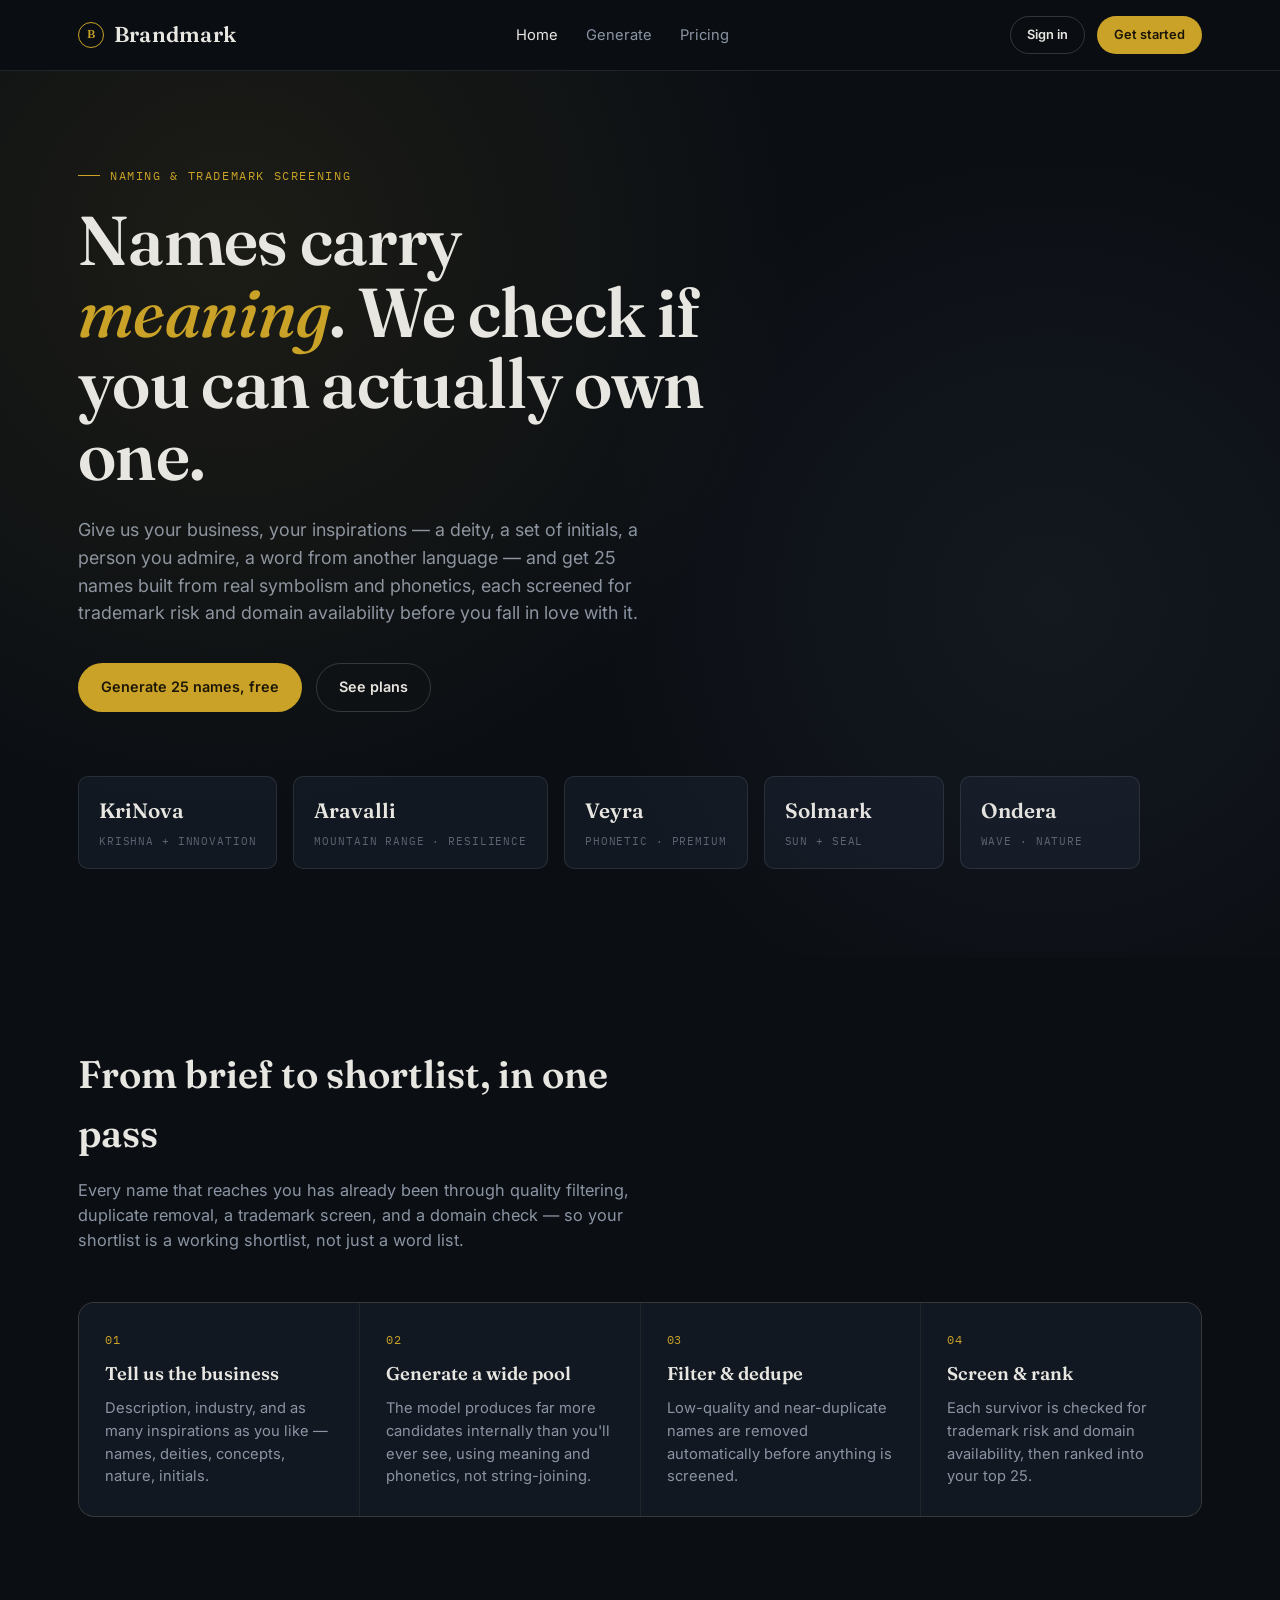
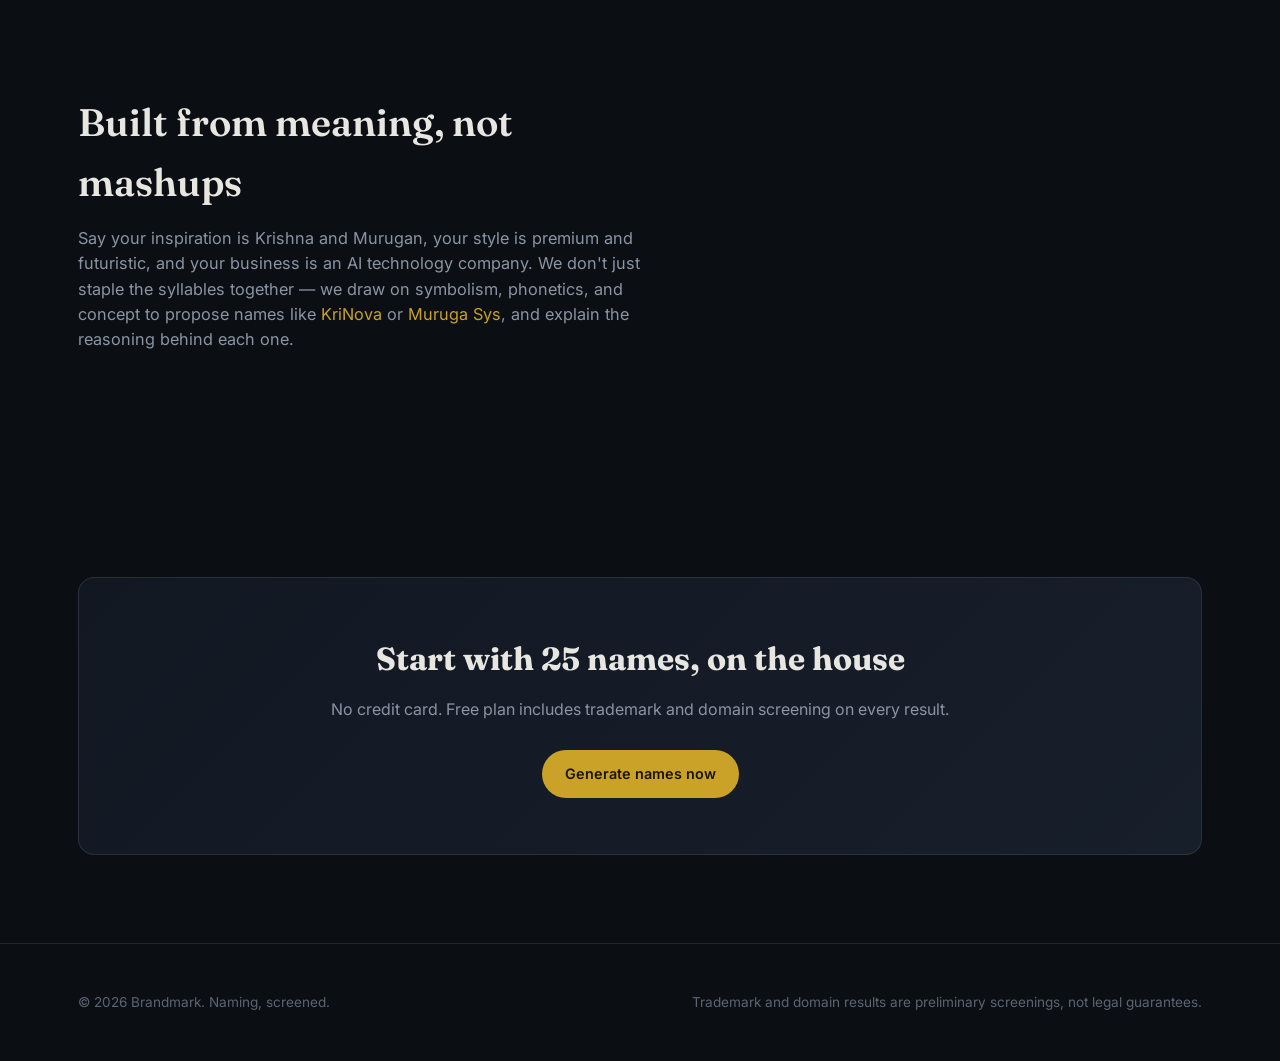
<file: frontend/index.html>
<!DOCTYPE html>
<html lang="en">
<head>
<meta charset="UTF-8">
<meta name="viewport" content="width=device-width, initial-scale=1.0">
<title>Brandmark — AI Brand Naming, Screened Against Reality</title>
<link rel="stylesheet" href="css/main.css">
</head>
<body>
<nav class="site-nav" id="site-nav"></nav>

<header class="hero">
  <div class="container">
    <div class="eyebrow">Naming &amp; trademark screening</div>
    <h1>Names carry <em>meaning</em>. We check if you can actually own one.</h1>
    <p class="lead">Give us your business, your inspirations — a deity, a set of initials, a
      person you admire, a word from another language — and get 25 names built from real
      symbolism and phonetics, each screened for trademark risk and domain availability
      before you fall in love with it.</p>
    <div class="hero-actions">
      <a href="generate.html" class="btn btn-primary">Generate 25 names, free</a>
      <a href="pricing.html" class="btn btn-ghost">See plans</a>
    </div>

    <div class="specimen-strip" id="specimen-strip">
      <div class="specimen-mini"><div class="sm-name">KriNova</div><div class="sm-tag">Krishna + innovation</div></div>
      <div class="specimen-mini"><div class="sm-name">Aravalli</div><div class="sm-tag">mountain range · resilience</div></div>
      <div class="specimen-mini"><div class="sm-name">Veyra</div><div class="sm-tag">phonetic · premium</div></div>
      <div class="specimen-mini"><div class="sm-name">Solmark</div><div class="sm-tag">sun + seal</div></div>
      <div class="specimen-mini"><div class="sm-name">Ondera</div><div class="sm-tag">wave · nature</div></div>
    </div>
  </div>
</header>

<section>
  <div class="container">
    <div class="section-head">
      <h2>From brief to shortlist, in one pass</h2>
      <p>Every name that reaches you has already been through quality filtering, duplicate
        removal, a trademark screen, and a domain check — so your shortlist is a working
        shortlist, not just a word list.</p>
    </div>
    <div class="process-list">
      <div class="process-item"><div class="pi-index">01</div><h3>Tell us the business</h3><p>Description, industry, and as many inspirations as you like — names, deities, concepts, nature, initials.</p></div>
      <div class="process-item"><div class="pi-index">02</div><h3>Generate a wide pool</h3><p>The model produces far more candidates internally than you'll ever see, using meaning and phonetics, not string-joining.</p></div>
      <div class="process-item"><div class="pi-index">03</div><h3>Filter &amp; dedupe</h3><p>Low-quality and near-duplicate names are removed automatically before anything is screened.</p></div>
      <div class="process-item"><div class="pi-index">04</div><h3>Screen &amp; rank</h3><p>Each survivor is checked for trademark risk and domain availability, then ranked into your top 25.</p></div>
    </div>
  </div>
</section>

<section>
  <div class="container">
    <div class="section-head">
      <h2>Built from meaning, not mashups</h2>
      <p>Say your inspiration is Krishna and Murugan, your style is premium and futuristic, and
        your business is an AI technology company. We don't just staple the syllables together —
        we draw on symbolism, phonetics, and concept to propose names like <em style="color:var(--brass); font-style:normal;">KriNova</em> or <em style="color:var(--brass); font-style:normal;">Muruga Sys</em>,
        and explain the reasoning behind each one.</p>
    </div>
  </div>
</section>

<section>
  <div class="container">
    <div class="cta-band">
      <h2>Start with 25 names, on the house</h2>
      <p>No credit card. Free plan includes trademark and domain screening on every result.</p>
      <a href="generate.html" class="btn btn-primary">Generate names now</a>
    </div>
  </div>
</section>

<footer class="site-footer" id="site-footer"></footer>

<script src="js/api.js"></script>
<script src="js/nav.js"></script>
<script>
  renderNav("home");
  renderFooter();
</script>
</body>
</html>
</file>
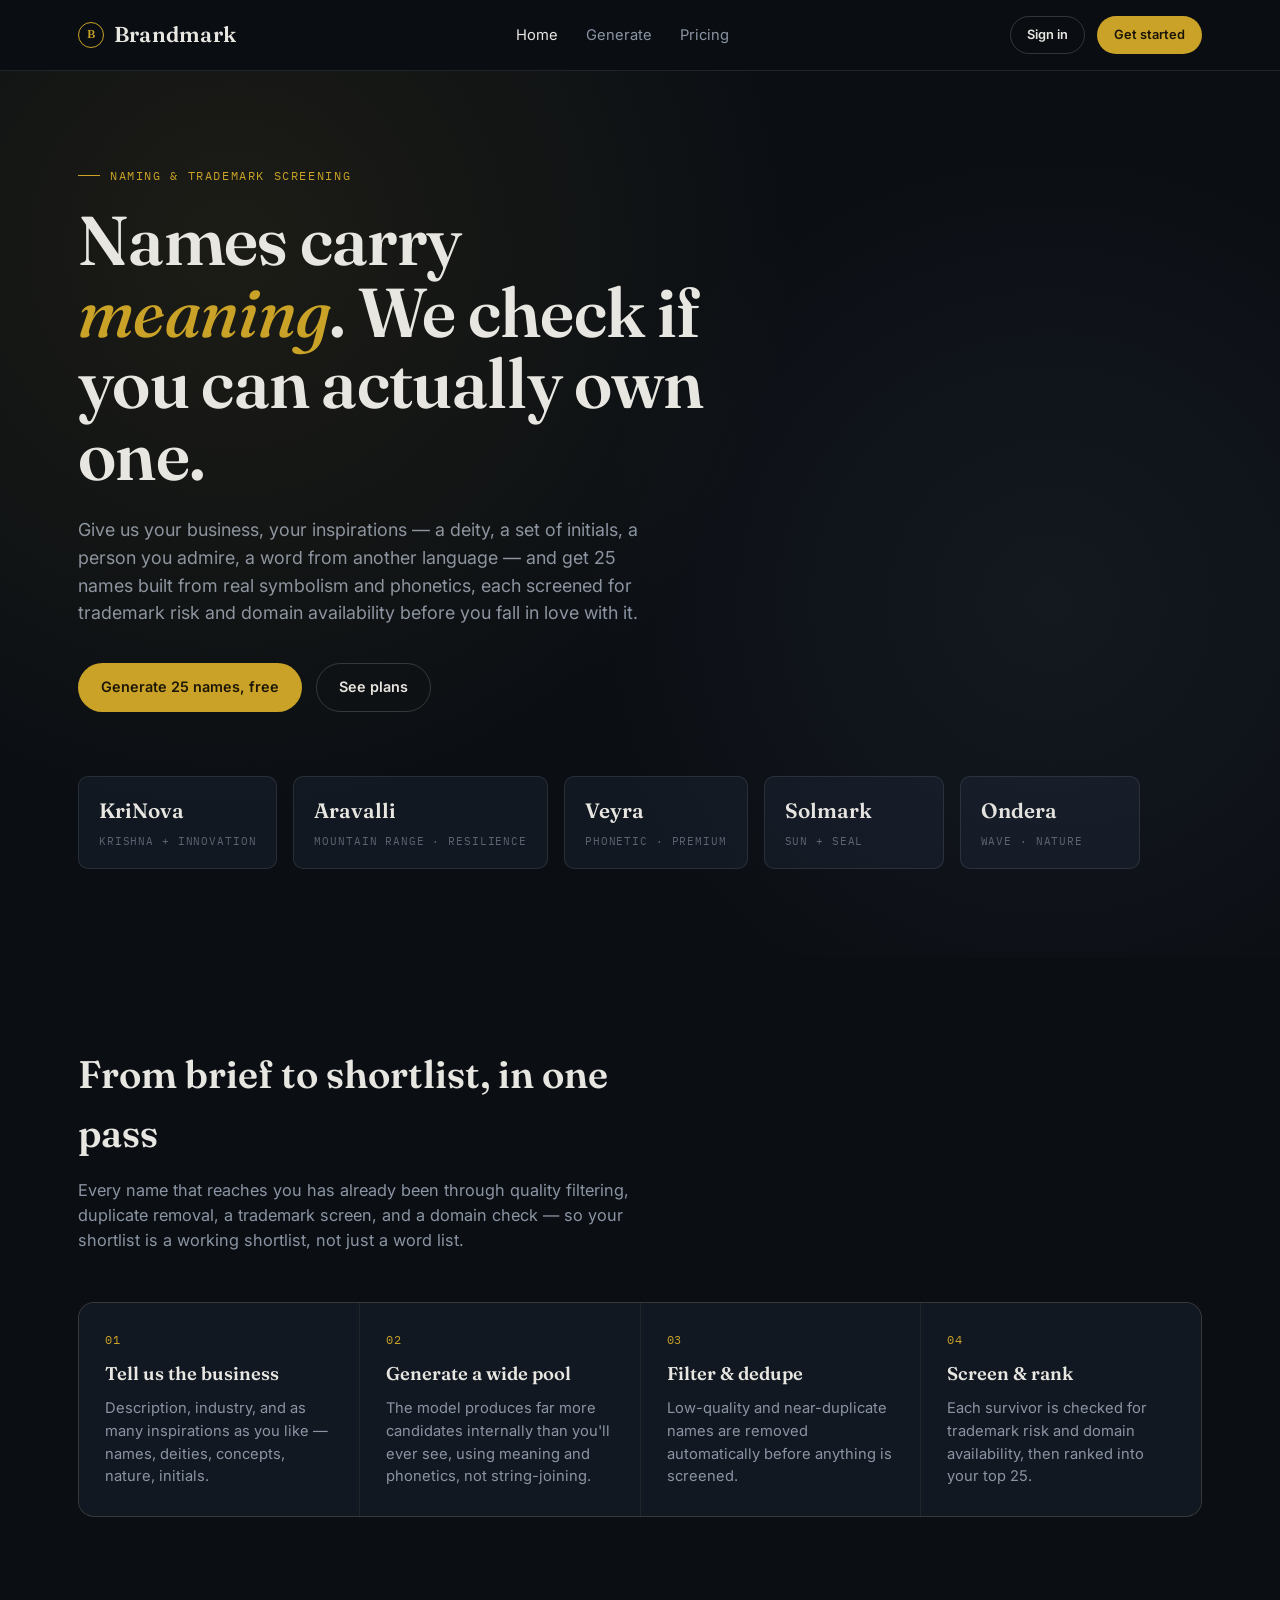
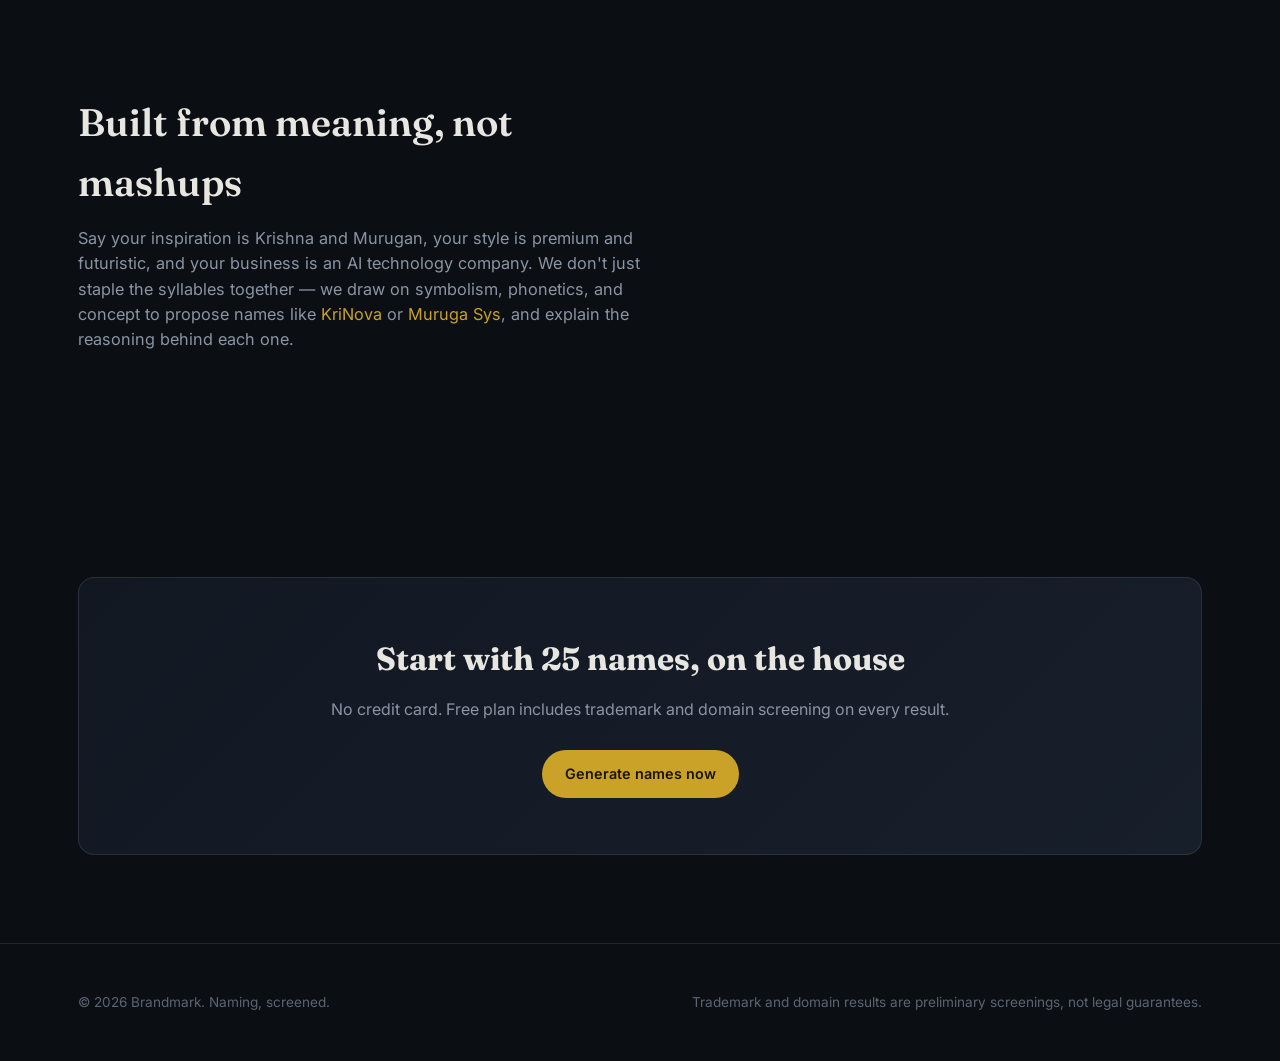
<file: frontend/admin.html>
<!DOCTYPE html>
<html lang="en">
<head>
<meta charset="UTF-8">
<meta name="viewport" content="width=device-width, initial-scale=1.0">
<title>Admin — Brandmark</title>
<link rel="stylesheet" href="css/main.css">
</head>
<body>

<nav class="site-nav" id="site-nav"></nav>

<div class="dash-shell">
  <div class="container">

    <!-- ==============================
         ADMIN HEADER
         ============================== -->

    <div class="dash-header">
      <div>
        <h1>Admin</h1>
        <p>Unlimited access, enforced server-side.</p>
      </div>
    </div>


    <!-- ==============================
         ANALYTICS
         ============================== -->

    <div class="stat-grid" id="analytics-grid">

      <div class="stat-card">
        <div class="stat-num">—</div>
        <div class="stat-label">Users</div>
      </div>

      <div class="stat-card">
        <div class="stat-num">—</div>
        <div class="stat-label">Generations</div>
      </div>

      <div class="stat-card">
        <div class="stat-num">—</div>
        <div class="stat-label">Names generated</div>
      </div>

      <div class="stat-card">
        <div class="stat-num">—</div>
        <div class="stat-label">Active subscriptions</div>
      </div>

      <div class="stat-card">
        <div class="stat-num">—</div>
        <div class="stat-label">Trademark searches</div>
      </div>

    </div>


    <!-- ==============================
         TABS
         ============================== -->

    <div class="tabs">

      <button class="tab-btn active" data-tab="users">
        Users
      </button>

      <button class="tab-btn" data-tab="subscriptions">
        Subscriptions
      </button>

      <button class="tab-btn" data-tab="trademark">
        Trademark logs
      </button>

      <button class="tab-btn" data-tab="usage">
        Feature usage
      </button>

      <button class="tab-btn" data-tab="settings">
        AI &amp; system settings
      </button>

    </div>


    <!-- ==============================
         USERS
         ============================== -->

    <div class="tab-panel active" id="tab-users">

      <div class="table-wrap">

        <table class="data-table">

          <thead>
            <tr>
              <th>Email</th>
              <th>Name</th>
              <th>Role</th>
              <th>Status</th>
              <th>Joined</th>
              <th></th>
            </tr>
          </thead>

          <tbody id="users-tbody">
            <tr>
              <td colspan="6" style="color:var(--muted);">
                Loading…
              </td>
            </tr>
          </tbody>

        </table>

      </div>

    </div>


    <!-- ==============================
         SUBSCRIPTIONS
         ============================== -->

    <div class="tab-panel" id="tab-subscriptions">


      <!-- PLAN MANAGEMENT -->

      <div class="card" style="margin-bottom:16px;">

        <div style="
          display:flex;
          align-items:center;
          justify-content:space-between;
          gap:16px;
          margin-bottom:20px;
          flex-wrap:wrap;
        ">

          <div>

            <h3 style="
              font-family:var(--font-display);
              margin:0 0 6px;
            ">
              Subscription Plans
            </h3>

            <p style="
              color:var(--muted);
              font-size:0.86rem;
              margin:0;
            ">
              Create and manage pricing, limits, and feature access.
            </p>

          </div>

          <button
            type="button"
            class="btn btn-primary"
            id="create-plan-btn"
          >
            + Create Plan
          </button>

        </div>


        <div id="plan-msg" class="form-msg"></div>


        <!-- PLAN FORM -->

        <div
          id="plan-form"
          style="display:none; margin-bottom:24px;"
        >

          <div class="two-col">


            <div class="field">

              <label for="plan-code">
                Plan Code
              </label>

              <input
                id="plan-code"
                type="text"
                placeholder="pro"
                autocomplete="off"
              >

              <small style="color:var(--muted);">
                Example: free, pro, business
              </small>

            </div>


            <div class="field">

              <label for="plan-name">
                Plan Name
              </label>

              <input
                id="plan-name"
                type="text"
                placeholder="Pro"
                autocomplete="off"
              >

            </div>


            <div class="field">

              <label for="plan-price">
                Price
              </label>

              <input
                id="plan-price"
                type="number"
                min="0"
                step="0.01"
                placeholder="499"
              >

            </div>


            <div class="field">

              <label for="plan-currency">
                Currency
              </label>

              <select id="plan-currency">

                <option value="INR">
                  INR (₹)
                </option>

                <option value="USD">
                  USD ($)
                </option>

              </select>

            </div>


            <div class="field">

              <label for="plan-billing-period">
                Billing Period
              </label>

              <select id="plan-billing-period">

                <option value="monthly">
                  Monthly
                </option>

                <option value="yearly">
                  Yearly
                </option>

              </select>

            </div>


            <div class="field">

              <label for="plan-names-per-generation">
                Names per Generation
              </label>

              <input
                id="plan-names-per-generation"
                type="number"
                min="1"
                placeholder="25"
              >

            </div>


            <div class="field">

              <label for="plan-monthly-limit">
                Monthly Generation Limit
              </label>

              <input
                id="plan-monthly-limit"
                type="number"
                min="0"
                placeholder="100"
              >

              <small style="color:var(--muted);">
                Leave empty for unlimited.
              </small>

            </div>


            <div class="field">

              <label for="plan-active">
                Plan Status
              </label>

              <select id="plan-active">

                <option value="true">
                  Active
                </option>

                <option value="false">
                  Inactive
                </option>

              </select>

            </div>

          </div>


          <div style="
            display:flex;
            gap:10px;
            margin-top:20px;
          ">

            <button
              type="button"
              class="btn btn-primary"
              id="save-plan-btn"
            >
              Save Plan
            </button>

            <button
              type="button"
              class="btn btn-ghost"
              id="cancel-plan-btn"
            >
              Cancel
            </button>

          </div>

        </div>


        <!-- PLANS TABLE -->

        <div class="table-wrap">

          <table class="data-table">

            <thead>

              <tr>
                <th>Plan</th>
                <th>Price</th>
                <th>Names / Generation</th>
                <th>Monthly Limit</th>
                <th>Status</th>
                <th></th>
              </tr>

            </thead>

            <tbody id="plans-tbody">

              <tr>

                <td
                  colspan="6"
                  style="color:var(--muted);"
                >
                  Loading plans…

                </td>

              </tr>

            </tbody>

          </table>

        </div>

      </div>


      <!-- MANUAL SUBSCRIPTION ASSIGNMENT -->

      <div class="card" style="margin-bottom:16px;">

        <h3 style="
          font-family:var(--font-display);
          margin-top:0;
        ">
          Assign Subscription
        </h3>

        <p style="
          color:var(--muted);
          font-size:0.86rem;
          margin-bottom:20px;
        ">
          Manually assign an active subscription plan to a user.
        </p>


        <div
          id="subscription-msg"
          class="form-msg"
        ></div>


        <div class="two-col">


          <div class="field">

            <label for="subscription-user">
              User
            </label>

            <select id="subscription-user">

              <option value="">
                Select a user
              </option>

            </select>

          </div>


          <div class="field">

            <label for="subscription-plan">
              Plan
            </label>

            <select id="subscription-plan">

              <option value="">
                Select a plan
              </option>

            </select>

          </div>


        </div>


        <button
          type="button"
          class="btn btn-primary"
          id="assign-subscription-btn"
        >
          Assign Subscription
        </button>

      </div>


      <!-- ACTIVE / PAST SUBSCRIPTIONS -->

      <div class="card">

        <h3 style="
          font-family:var(--font-display);
          margin-top:0;
        ">
          Active &amp; Past Subscriptions
        </h3>


        <div class="table-wrap">

          <table class="data-table">

            <thead>

              <tr>
                <th>User</th>
                <th>Plan</th>
                <th>Status</th>
                <th>Provider</th>
                <th>Subscribed On</th>
                <th>Action</th>
              </tr>

            </thead>


            <tbody id="subs-tbody">

              <tr>

                <td
                  colspan="6"
                  style="color:var(--muted);"
                >
                  Loading…

                </td>

              </tr>

            </tbody>

          </table>

        </div>

      </div>

    </div>


    <!-- ==============================
         TRADEMARK LOGS
         ============================== -->

    <div class="tab-panel" id="tab-trademark">

      <div class="table-wrap">

        <table class="data-table">

          <thead>

            <tr>
              <th>Name searched</th>
              <th>Provider</th>
              <th>Status</th>
              <th>When</th>
            </tr>

          </thead>

          <tbody id="tm-tbody">

            <tr>

              <td
                colspan="4"
                style="color:var(--muted);"
              >
                Loading…

              </td>

            </tr>

          </tbody>

        </table>

      </div>

    </div>


    <!-- ==============================
         FEATURE USAGE
         ============================== -->

    <div class="tab-panel" id="tab-usage">

      <div class="table-wrap">

        <table class="data-table">

          <thead>

            <tr>
              <th>Feature</th>
              <th>This month</th>
              <th>All time</th>
            </tr>

          </thead>

          <tbody id="usage-tbody">

            <tr>

              <td
                colspan="3"
                style="color:var(--muted);"
              >
                Loading…

              </td>

            </tr>

          </tbody>

        </table>

      </div>


      <p style="
        color:var(--muted);
        font-size:0.82rem;
        margin-top:16px;
      ">

        Monthly limits per plan live in each
        plan's <code>features</code> JSON
        (e.g. <code>logo_generations_per_month</code>)
        — edit via
        <code>PATCH /api/admin/plans/&lt;id&gt;</code>.

        A missing or <code>null</code> value means unlimited.

        Admin accounts always bypass these limits.

      </p>

    </div>


    <!-- ==============================
         SETTINGS
         ============================== -->

    <div class="tab-panel" id="tab-settings">

      <div class="card">

        <h3 style="
          font-family:var(--font-display);
          margin-top:0;
        ">
          Provider configuration
        </h3>

        <p style="
          color:var(--muted);
          font-size:0.88rem;
        ">

          These reflect environment variables on the backend
          (AI, trademark, domain, payment providers).

          Update them in the server's
          <code>.env</code> file and restart the backend —
          this panel is a read-only status view plus a key/value
          store for additional settings.

        </p>

        <div
          id="settings-status"
          class="two-col mt-24"
        ></div>

      </div>

    </div>

  </div>

</div>


<footer
  class="site-footer"
  id="site-footer"
></footer>


<script src="js/api.js"></script>
<script src="js/nav.js"></script>
<script src="js/admin.js?v=2"></script>

</body>
</file>
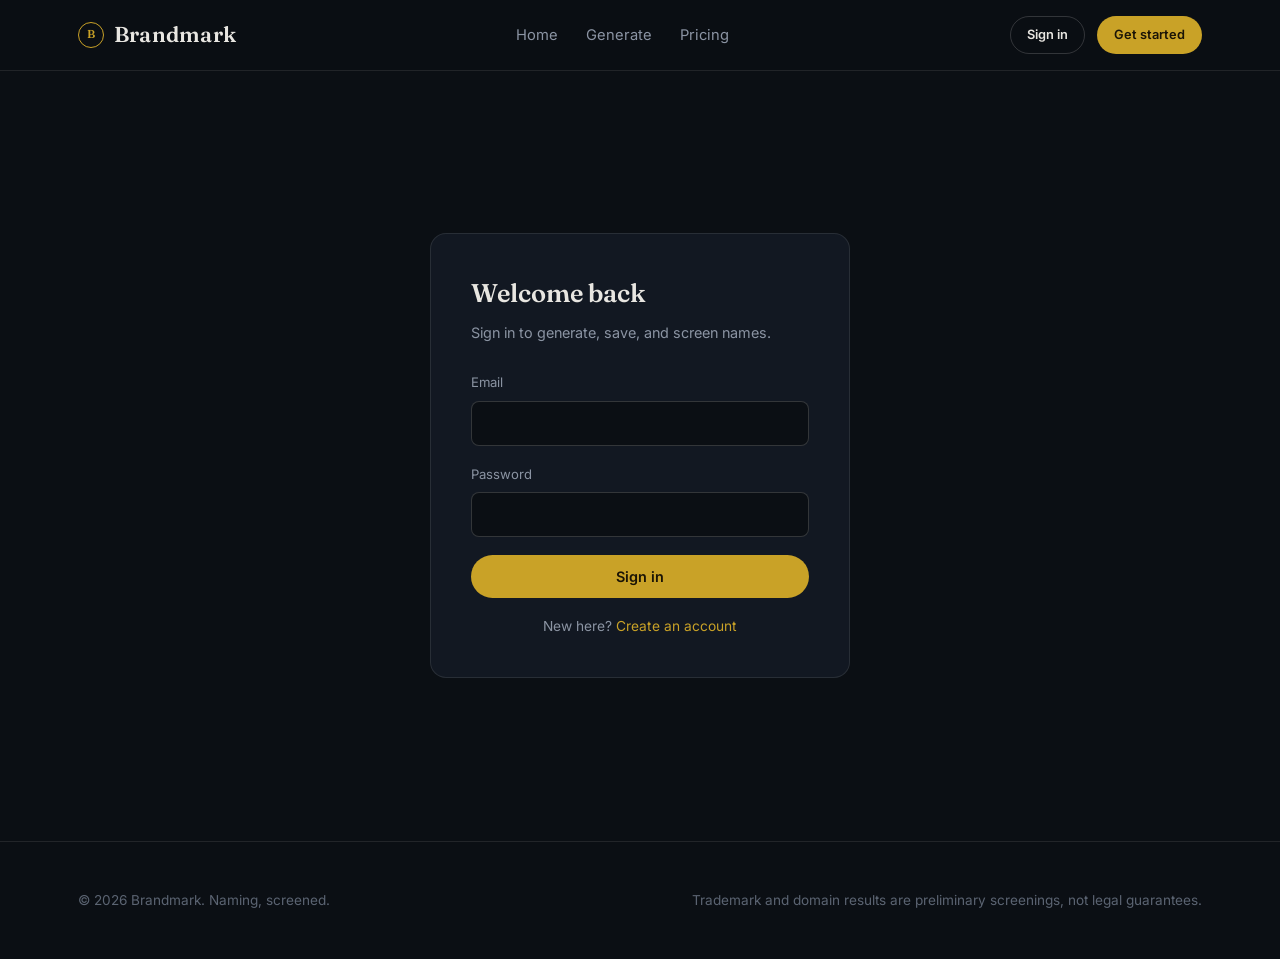
<file: frontend/dashboard.html>
<!DOCTYPE html>
<html lang="en">
<head>
<meta charset="UTF-8">
<meta name="viewport" content="width=device-width, initial-scale=1.0">
<title>Dashboard — Brandmark</title>
<link rel="stylesheet" href="css/main.css">
</head>
<body>
<nav class="site-nav" id="site-nav"></nav>

<div class="dash-shell">
  <div class="container">
    <div class="dash-header">
      <div>
        <h1 id="greeting">Welcome back</h1>
        <p>Here's a quick look at your naming activity.</p>
      </div>
      <a href="generate.html" class="btn btn-primary">New generation</a>
    </div>

    <div class="stat-grid" id="stat-grid">
      <div class="stat-card"><div class="stat-num">—</div><div class="stat-label">Generations</div></div>
      <div class="stat-card"><div class="stat-num">—</div><div class="stat-label">Names produced</div></div>
      <div class="stat-card"><div class="stat-num">—</div><div class="stat-label">Favorites saved</div></div>
      <div class="stat-card"><div class="stat-num">—</div><div class="stat-label">Current plan</div></div>
    </div>

    <div class="section-head" style="margin-bottom:20px;">
      <h2 style="font-size:1.3rem;">Recent generations</h2>
    </div>
    <div class="table-wrap">
      <table class="data-table" id="recent-table">
        <thead><tr><th>Business</th><th>Style</th><th>Status</th><th>Names</th><th>When</th></tr></thead>
        <tbody><tr><td colspan="5" style="color:var(--muted);">Loading…</td></tr></tbody>
      </table>
    </div>
  </div>
</div>

<footer class="site-footer" id="site-footer"></footer>

<script src="js/api.js"></script>
<script src="js/nav.js"></script>
<script>
  requireAuth();
  renderNav("dashboard");
  renderFooter();

  const user = Auth.getUser();
  document.getElementById("greeting").textContent = `Welcome back, ${user?.full_name?.split(" ")[0] || "there"}`;

  (async () => {
    try {
      const [{ generations }, { favorites }] = await Promise.all([Api.history(), Api.listFavorites()]);
      const totalNames = generations.reduce((sum, g) => sum + (g.returned_count || 0), 0);
      const cards = document.querySelectorAll("#stat-grid .stat-card");
      cards[0].querySelector(".stat-num").textContent = generations.length;
      cards[1].querySelector(".stat-num").textContent = totalNames;
      cards[2].querySelector(".stat-num").textContent = favorites.length;
      cards[3].querySelector(".stat-num").textContent = user?.role === "ADMIN" ? "Admin" : "Free";

      const tbody = document.querySelector("#recent-table tbody");
      if (!generations.length) {
        tbody.innerHTML = `<tr><td colspan="5" style="color:var(--muted);">No generations yet — <a href="generate.html" style="color:var(--brass);">create your first one</a>.</td></tr>`;
      } else {
        tbody.innerHTML = generations.slice(0, 8).map(g => `
          <tr>
            <td>${g.business_description.slice(0, 60)}${g.business_description.length > 60 ? "…" : ""}</td>
            <td>${(g.style_tags || []).join(", ") || "—"}</td>
            <td><span class="pill-status ${g.status}">${g.status}</span></td>
            <td>${g.returned_count}</td>
            <td>${new Date(g.created_at).toLocaleDateString()}</td>
          </tr>`).join("");
      }
    } catch (e) {
      document.querySelector("#recent-table tbody").innerHTML = `<tr><td colspan="5" style="color:var(--high);">${e.message}</td></tr>`;
    }
  })();
</script>
</body>
</html>
</file>
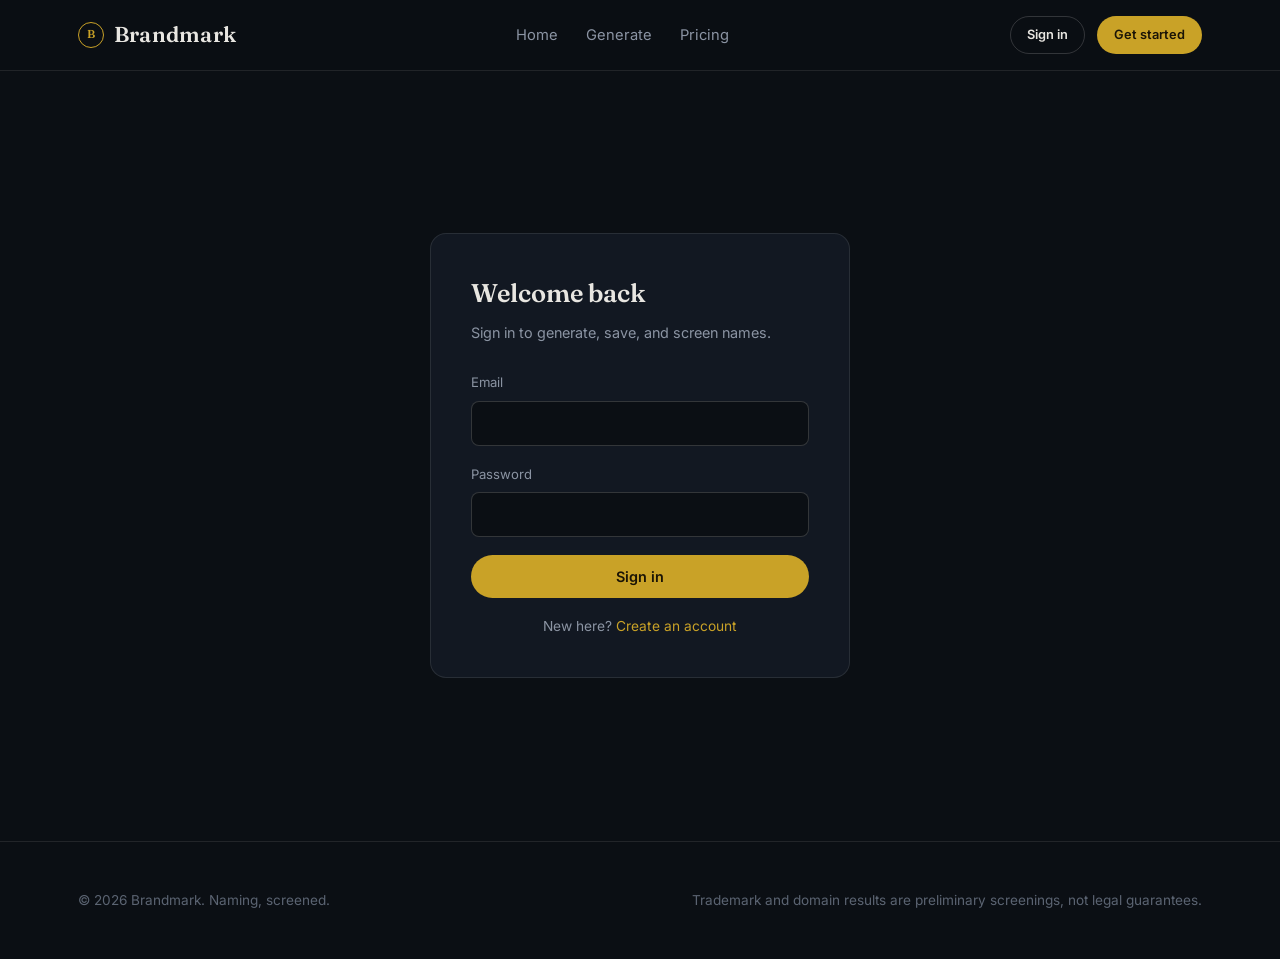
<file: frontend/favorites.html>
<!DOCTYPE html>
<html lang="en">
<head>
<meta charset="UTF-8">
<meta name="viewport" content="width=device-width, initial-scale=1.0">
<title>Brand Workspace — Brandmark</title>
<link rel="stylesheet" href="css/main.css">
</head>
<body>
<nav class="site-nav" id="site-nav"></nav>

<div class="dash-shell">
  <div class="container">
    <div class="dash-header">
      <div><h1>Brand Workspace</h1><p>Names you've saved, with logo, brand story, taglines, and notes alongside the real trademark/domain screening and AI Brand DNA already computed for each one.</p></div>
    </div>
    <div id="fav-area"><div class="state-box"><div class="spinner"></div></div></div>
  </div>
</div>

<footer class="site-footer" id="site-footer"></footer>

<script src="js/api.js"></script>
<script src="js/nav.js"></script>
<script>
  requireAuth();
  renderNav("favorites");
  renderFooter();

  function riskBadgeClass(status) {
    if (status === "Low Risk") return "low";
    if (status === "Medium Risk") return "medium";
    if (status === "High Risk") return "high";
    if (status === "Search Failed") return "failed";
    return "review";
  }
  function domainBadgeClass(status) {
    if (status === "available") return "domain-available";
    if (status === "taken") return "domain-taken";
    return "domain-unavailable";
  }
  function escapeHtml(str) {
    const div = document.createElement("div");
    div.textContent = str == null ? "" : String(str);
    return div.innerHTML;
  }

  let favoritesData = [];

  function renderBrandDna(intel) {
    if (!intel) {
      return `<p class="intel-rationale">Brand DNA not yet assessed — open "Intelligence" on this name from Generate to compute it.</p>`;
    }
    const dims = [
      ["Memorability", intel.memorability], ["Pronunciation", intel.pronunciation],
      ["Distinctiveness", intel.distinctiveness], ["Premium feel", intel.premium_feel],
      ["Global usability", intel.global_usability], ["Domain potential", intel.domain_potential],
    ];
    return `<div class="intel-grid">${dims.map(([label, val]) => `
      <div class="intel-score"><span class="intel-score-name">${label}</span><span class="intel-score-val">${Math.round(val || 0)}/100</span></div>
    `).join("")}</div>`;
  }

  function renderCard(f) {
    const n = f.name || {};
    const domainTlds = ["com", "in", "ai", "io", "co"];
    const domainBadges = domainTlds
      .filter(t => n.domain_status && n.domain_status[t])
      .map(t => `<span class="badge ${domainBadgeClass(n.domain_status[t])}">.${t} ${n.domain_status[t]}</span>`)
      .join("");

    return `
      <div class="specimen" data-fav-id="${f.id}">
        <div class="sp-name">${escapeHtml(n.name)}</div>
        <p class="sp-meaning">${escapeHtml(n.meaning || "")}</p>
        <div class="sp-badges">
          <span class="badge ${riskBadgeClass(n.trademark_status)}">${escapeHtml(n.trademark_status || "Not Screened")}</span>
          ${domainBadges}
        </div>

        <div class="intel-panel open" style="margin-top:14px;">
          <p class="intel-label">Brand DNA</p>
          ${renderBrandDna(n.brand_intelligence)}
        </div>

        <div class="intel-panel open">
          <p class="intel-label">Logo</p>
          ${f.selected_logo
            ? `<div class="logo-thumb" style="max-width:140px;"><img src="${f.selected_logo}" alt="${escapeHtml(n.name)} logo"></div>`
            : `<p class="intel-rationale">No logo saved yet — generate one from Generate → Logo, then "Save to workspace".</p>`}
        </div>

        ${f.brand_story ? `<div class="intel-panel open"><p class="intel-label">Brand story</p><p class="intel-rationale">${escapeHtml(f.brand_story)}</p></div>` : ""}
        ${f.taglines && f.taglines.length ? `<div class="intel-panel open"><p class="intel-label">Taglines</p><p class="intel-rationale">${f.taglines.map(escapeHtml).join(" · ")}</p></div>` : ""}
        ${f.notes ? `<div class="intel-panel open"><p class="intel-label">Notes</p><p class="intel-rationale">${escapeHtml(f.notes)}</p></div>` : ""}

        <div class="sp-actions">
          <button class="icon-btn edit-btn" data-fav="${f.id}">Edit workspace</button>
          <button class="icon-btn export-btn" data-fav="${f.id}" data-name="${escapeHtml(n.name)}">Download Brand Kit</button>
          <button class="icon-btn remove-btn" data-fav="${f.id}">Remove</button>
        </div>
        <div class="refine-panel" id="edit-panel-${f.id}"></div>
      </div>`;
  }

  function openEditPanel(favId) {
    const panel = document.getElementById(`edit-panel-${favId}`);
    if (panel.classList.contains("open")) { panel.classList.remove("open"); return; }
    panel.classList.add("open");
    const f = favoritesData.find(x => x.id === favId);
    panel.innerHTML = `
      <div class="field">
        <label for="edit-story-${favId}">Brand story</label>
        <textarea id="edit-story-${favId}" rows="2" placeholder="The founding story or emotional hook">${escapeHtml(f.brand_story || "")}</textarea>
      </div>
      <div class="field">
        <label for="edit-tagline-text-${favId}">Taglines</label>
        <div class="chip-input" id="edit-tagline-chips-${favId}">
          <input type="text" id="edit-tagline-text-${favId}" placeholder="Type and press Enter">
        </div>
        <button type="button" class="btn-link mt-24" id="suggest-taglines-${favId}">✨ Suggest taglines with AI</button>
        <div id="tagline-suggestions-${favId}"></div>
      </div>
      <div class="field" style="margin-bottom:0;">
        <label for="edit-notes-${favId}">Notes</label>
        <textarea id="edit-notes-${favId}" rows="2" placeholder="Anything else worth remembering about this brand">${escapeHtml(f.notes || "")}</textarea>
      </div>
      <div class="brief-review-actions mt-24">
        <button type="button" class="btn btn-primary btn-sm" id="save-workspace-${favId}">Save</button>
        ${f.selected_logo ? `<button type="button" class="btn btn-ghost btn-sm" id="clear-logo-${favId}">Clear logo</button>` : ""}
      </div>
      <div class="form-msg" id="edit-msg-${favId}"></div>
    `;

    const chipWrap = document.getElementById(`edit-tagline-chips-${favId}`);
    const chipInput = document.getElementById(`edit-tagline-text-${favId}`);
    const taglineItems = [...(f.taglines || [])];
    function renderChips() {
      chipWrap.querySelectorAll(".chip").forEach(c => c.remove());
      taglineItems.forEach((val, idx) => {
        const chip = document.createElement("span");
        chip.className = "chip";
        chip.innerHTML = `${escapeHtml(val)} <button type="button" aria-label="Remove">&times;</button>`;
        chip.querySelector("button").addEventListener("click", () => { taglineItems.splice(idx, 1); renderChips(); });
        chipWrap.insertBefore(chip, chipInput);
      });
    }
    renderChips();
    chipInput.addEventListener("keydown", (e) => {
      if ((e.key === "Enter" || e.key === ",") && chipInput.value.trim()) {
        e.preventDefault();
        taglineItems.push(chipInput.value.trim());
        chipInput.value = "";
        renderChips();
      } else if (e.key === "Backspace" && !chipInput.value && taglineItems.length) {
        taglineItems.pop();
        renderChips();
      }
    });

    document.getElementById(`suggest-taglines-${favId}`).addEventListener("click", async () => {
      const suggestBtn = document.getElementById(`suggest-taglines-${favId}`);
      const suggestionsEl = document.getElementById(`tagline-suggestions-${favId}`);
      suggestBtn.disabled = true;
      suggestionsEl.innerHTML = `<p class="intel-rationale">Drafting taglines…</p>`;
      try {
        const { taglines } = await Api.generateTaglines(favId);
        suggestionsEl.innerHTML = `
          <p class="intel-rationale">Click one to add it:</p>
          <div class="refine-directions" id="tagline-pills-${favId}">
            ${taglines.map(t => `<button type="button" class="refine-direction-btn" data-tagline="${escapeHtml(t)}">${escapeHtml(t)}</button>`).join("")}
          </div>
        `;
        suggestionsEl.querySelectorAll("[data-tagline]").forEach(pill => {
          pill.addEventListener("click", () => {
            if (!taglineItems.includes(pill.dataset.tagline)) {
              taglineItems.push(pill.dataset.tagline);
              renderChips();
            }
            pill.disabled = true;
            pill.classList.add("active");
          });
        });
      } catch (e) {
        suggestionsEl.innerHTML = `<p class="intel-rationale">${escapeHtml(e.message)}</p>`;
      } finally {
        suggestBtn.disabled = false;
      }
    });

    document.getElementById(`save-workspace-${favId}`).addEventListener("click", async () => {
      const msg = document.getElementById(`edit-msg-${favId}`);
      try {
        await Api.updateFavorite(favId, {
          brand_story: document.getElementById(`edit-story-${favId}`).value.trim(),
          taglines: taglineItems,
          notes: document.getElementById(`edit-notes-${favId}`).value.trim(),
        });
        await load();
      } catch (e) {
        msg.textContent = e.message;
        msg.classList.add("show", "error");
      }
    });

    const clearBtn = document.getElementById(`clear-logo-${favId}`);
    if (clearBtn) {
      clearBtn.addEventListener("click", async () => {
        try {
          await Api.updateFavorite(favId, { selected_logo: null });
          await load();
        } catch (e) {
          alert(e.message);
        }
      });
    }
  }

  async function load() {
    const area = document.getElementById("fav-area");
    try {
      const { favorites } = await Api.listFavorites();
      favoritesData = favorites;
      if (!favorites.length) {
        area.innerHTML = `<div class="empty-state"><h3>No saved brands yet</h3><p>Save names from a generation to build out your Brand Workspace here.</p><a href="generate.html" class="btn btn-primary">Generate names</a></div>`;
        return;
      }
      area.innerHTML = `<div class="results-grid">${favorites.map(renderCard).join("")}</div>`;

      area.querySelectorAll(".remove-btn").forEach(btn => {
        btn.addEventListener("click", async () => {
          btn.disabled = true;
          try {
            await Api.removeFavorite(btn.dataset.fav);
            await load();
          } catch (e) {
            alert(e.message);
            btn.disabled = false;
          }
        });
      });

      area.querySelectorAll(".edit-btn").forEach(btn => {
        btn.addEventListener("click", () => openEditPanel(btn.dataset.fav));
      });

      area.querySelectorAll(".export-btn").forEach(btn => {
        btn.addEventListener("click", async () => {
          btn.disabled = true;
          const original = btn.textContent;
          btn.textContent = "Preparing…";
          try {
            await Api.downloadBrandKit(btn.dataset.fav, btn.dataset.name);
          } catch (e) {
            alert(e.message);
          } finally {
            btn.disabled = false;
            btn.textContent = original;
          }
        });
      });
    } catch (e) {
      area.innerHTML = `<p style="color:var(--high);">${escapeHtml(e.message)}</p>`;
    }
  }
  load();
</script>
</body>
</html>
</file>
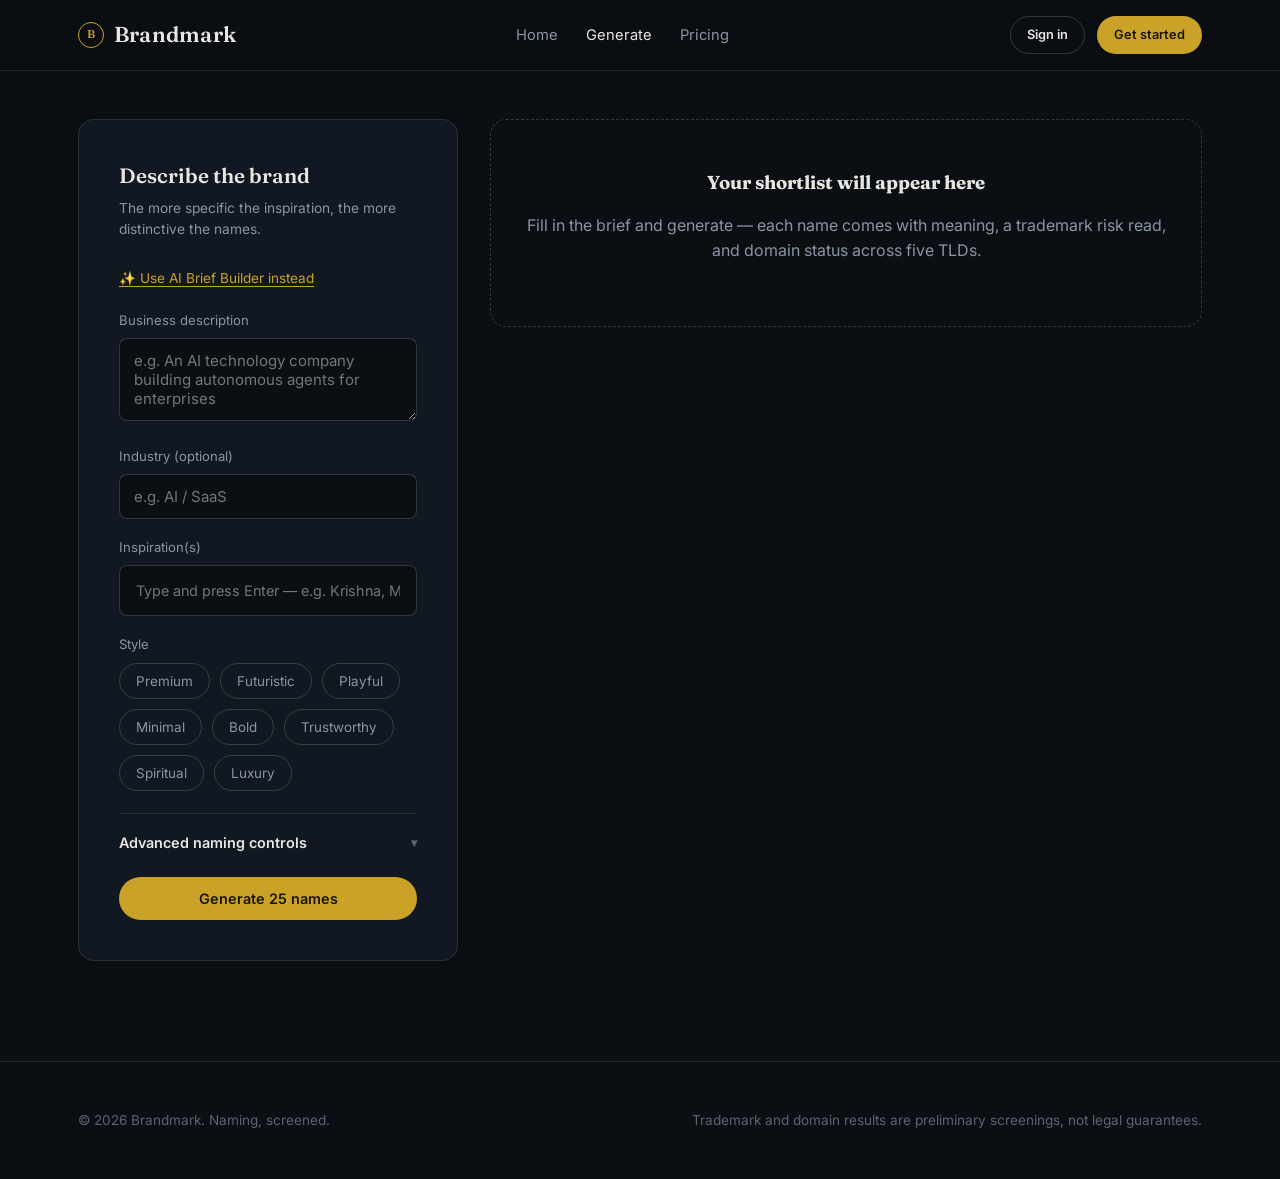
<file: frontend/generate.html>
<!DOCTYPE html>
<html lang="en">
<head>
<meta charset="UTF-8">
<meta name="viewport" content="width=device-width, initial-scale=1.0">
<title>Generate names — Brandmark</title>
<link rel="stylesheet" href="css/main.css">
</head>
<body>
<nav class="site-nav" id="site-nav"></nav>

<div class="generator-shell">
  <div class="container generator-grid">

    <div class="generator-form-card">
      <div class="card">
      <h2 style="font-size:1.3rem; margin:0 0 6px;">Describe the brand</h2>
      <p style="color:var(--muted); font-size:0.86rem; margin:0 0 24px;">The more specific the inspiration, the more distinctive the names.</p>

      <div class="brief-builder" id="brief-builder">
        <button type="button" class="btn-link" id="brief-toggle">✨ Use AI Brief Builder instead</button>
        <div class="brief-panel" id="brief-panel">
          <p class="brief-hint">Describe your idea in a sentence or two — this builds a structured brief you can review and edit before it fills in the form below.</p>
          <textarea id="brief-input" rows="2" placeholder="e.g. I want to start a premium dairy company in Tamil Nadu."></textarea>
          <button type="button" class="btn btn-ghost btn-sm mt-24" id="brief-build-btn">Build brief</button>
          <div class="form-msg" id="brief-msg"></div>
          <div class="brief-review" id="brief-review"></div>
        </div>
      </div>

      <div class="form-msg" id="form-msg"></div>

      <form id="generate-form">
        <div class="field">
          <label for="business_description">Business description</label>
          <textarea id="business_description" rows="3" placeholder="e.g. An AI technology company building autonomous agents for enterprises" required></textarea>
        </div>
        <div class="field">
          <label for="industry">Industry (optional)</label>
          <input type="text" id="industry" placeholder="e.g. AI / SaaS">
        </div>
        <div class="field">
          <label for="inspiration-text">Inspiration(s)</label>
          <div class="chip-input" id="chip-input">
            <input type="text" id="inspiration-text" placeholder="Type and press Enter — e.g. Krishna, Murugan, nature, initials AK">
          </div>
        </div>
        <div class="field">
          <label>Style</label>
          <div class="style-options" id="style-options">
            <button type="button" class="style-pill" data-style="Premium">Premium</button>
            <button type="button" class="style-pill" data-style="Futuristic">Futuristic</button>
            <button type="button" class="style-pill" data-style="Playful">Playful</button>
            <button type="button" class="style-pill" data-style="Minimal">Minimal</button>
            <button type="button" class="style-pill" data-style="Bold">Bold</button>
            <button type="button" class="style-pill" data-style="Trustworthy">Trustworthy</button>
            <button type="button" class="style-pill" data-style="Spiritual">Spiritual</button>
            <button type="button" class="style-pill" data-style="Luxury">Luxury</button>
          </div>
        </div>

        <div class="advanced-section">
          <button type="button" class="advanced-toggle-btn" id="advanced-toggle">
            <span>Advanced naming controls</span>
            <span class="advanced-caret">▾</span>
          </button>
          <div class="advanced-panel" id="advanced-panel">
            <div class="field">
              <label for="adv-naming-for">What are you naming?</label>
              <input type="text" id="adv-naming-for" placeholder="e.g. company, product line, app">
            </div>
            <div class="field">
              <label for="adv-target-audience">Target audience</label>
              <input type="text" id="adv-target-audience" placeholder="e.g. urban families, Gen Z gamers">
            </div>
            <div class="field">
              <label for="adv-target-market">Target market</label>
              <input type="text" id="adv-target-market" placeholder="e.g. Tamil Nadu, pan-India, global">
            </div>
            <div class="field">
              <label for="adv-naming-language">Naming language / linguistic direction</label>
              <input type="text" id="adv-naming-language" placeholder="e.g. Tamil / Sanskrit inspired, English">
            </div>
            <div class="field-row">
              <div class="field">
                <label for="adv-name-length">Name length</label>
                <select id="adv-name-length">
                  <option value="">No preference</option>
                  <option>Short</option>
                  <option>Medium</option>
                  <option>Long</option>
                </select>
              </div>
              <div class="field">
                <label for="adv-name-structure">Name structure</label>
                <select id="adv-name-structure">
                  <option value="">No preference</option>
                  <option>Single invented word</option>
                  <option>Compound word</option>
                  <option>Two-word phrase</option>
                  <option>Real word, new meaning</option>
                </select>
              </div>
            </div>
            <div class="field">
              <label for="adv-desired-meaning">Desired meaning / associations</label>
              <textarea id="adv-desired-meaning" rows="2" placeholder="e.g. purity, abundance, trust"></textarea>
            </div>
            <div class="field">
              <label for="adv-brand-personality-text">Brand personality</label>
              <div class="chip-input" id="adv-brand-personality-chips">
                <input type="text" id="adv-brand-personality-text" placeholder="Type and press Enter — e.g. warm, premium, playful">
              </div>
            </div>
            <div class="field">
              <label for="adv-competitors-text">Competitor / reference brands</label>
              <div class="chip-input" id="adv-competitors-chips">
                <input type="text" id="adv-competitors-text" placeholder="Type and press Enter">
              </div>
            </div>
            <div class="field">
              <label for="adv-names-liked-text">Names you like</label>
              <div class="chip-input" id="adv-names-liked-chips">
                <input type="text" id="adv-names-liked-text" placeholder="Type and press Enter">
              </div>
            </div>
            <div class="field">
              <label for="adv-names-disliked-text">Names you dislike</label>
              <div class="chip-input" id="adv-names-disliked-chips">
                <input type="text" id="adv-names-disliked-text" placeholder="Type and press Enter">
              </div>
            </div>
            <div class="field">
              <label for="adv-words-include-text">Words to include</label>
              <div class="chip-input" id="adv-words-include-chips">
                <input type="text" id="adv-words-include-text" placeholder="Type and press Enter">
              </div>
            </div>
            <div class="field">
              <label for="adv-words-avoid-text">Words to avoid</label>
              <div class="chip-input" id="adv-words-avoid-chips">
                <input type="text" id="adv-words-avoid-text" placeholder="Type and press Enter">
              </div>
            </div>
            <div class="field">
              <label for="adv-brand-story">Brand story / emotional direction</label>
              <textarea id="adv-brand-story" rows="2" placeholder="What's the founding story or emotional hook?"></textarea>
            </div>
            <div class="field">
              <label for="adv-future-expansion">Future expansion</label>
              <input type="text" id="adv-future-expansion" placeholder="e.g. plans to expand into snacks and beverages">
            </div>
            <div class="field">
              <label for="adv-five-year-vision">Five-year vision</label>
              <textarea id="adv-five-year-vision" rows="2" placeholder="Where should this brand be in 5 years?"></textarea>
            </div>
            <div class="field">
              <label for="adv-domain-preference">Domain preference</label>
              <input type="text" id="adv-domain-preference" placeholder="e.g. must get a .com, .in is fine">
            </div>
            <div class="field" style="margin-bottom:0;">
              <label for="adv-trademark-strategy">Trademark strategy</label>
              <input type="text" id="adv-trademark-strategy" placeholder="e.g. filing in India only, global filing planned">
            </div>
          </div>
        </div>

        <button type="submit" class="btn btn-primary btn-block mt-24" id="generate-btn">Generate 25 names</button>
      </form>
      </div>

      <div class="card recent-generations-card" id="recent-generations-card" style="display:none;">
        <h3>Recent Generations</h3>
        <div class="recent-gen-list" id="recent-gen-list"></div>
      </div>
    </div>

    <div id="results-area">
      <div class="state-box">
        <h3>Your shortlist will appear here</h3>
        <p>Fill in the brief and generate — each name comes with meaning, a trademark risk read, and domain status across five TLDs.</p>
      </div>
    </div>

  </div>
</div>

<footer class="site-footer" id="site-footer"></footer>

<script src="js/api.js"></script>
<script src="js/nav.js"></script>
<script src="js/generate.js"></script>
</body>
</html>
</file>
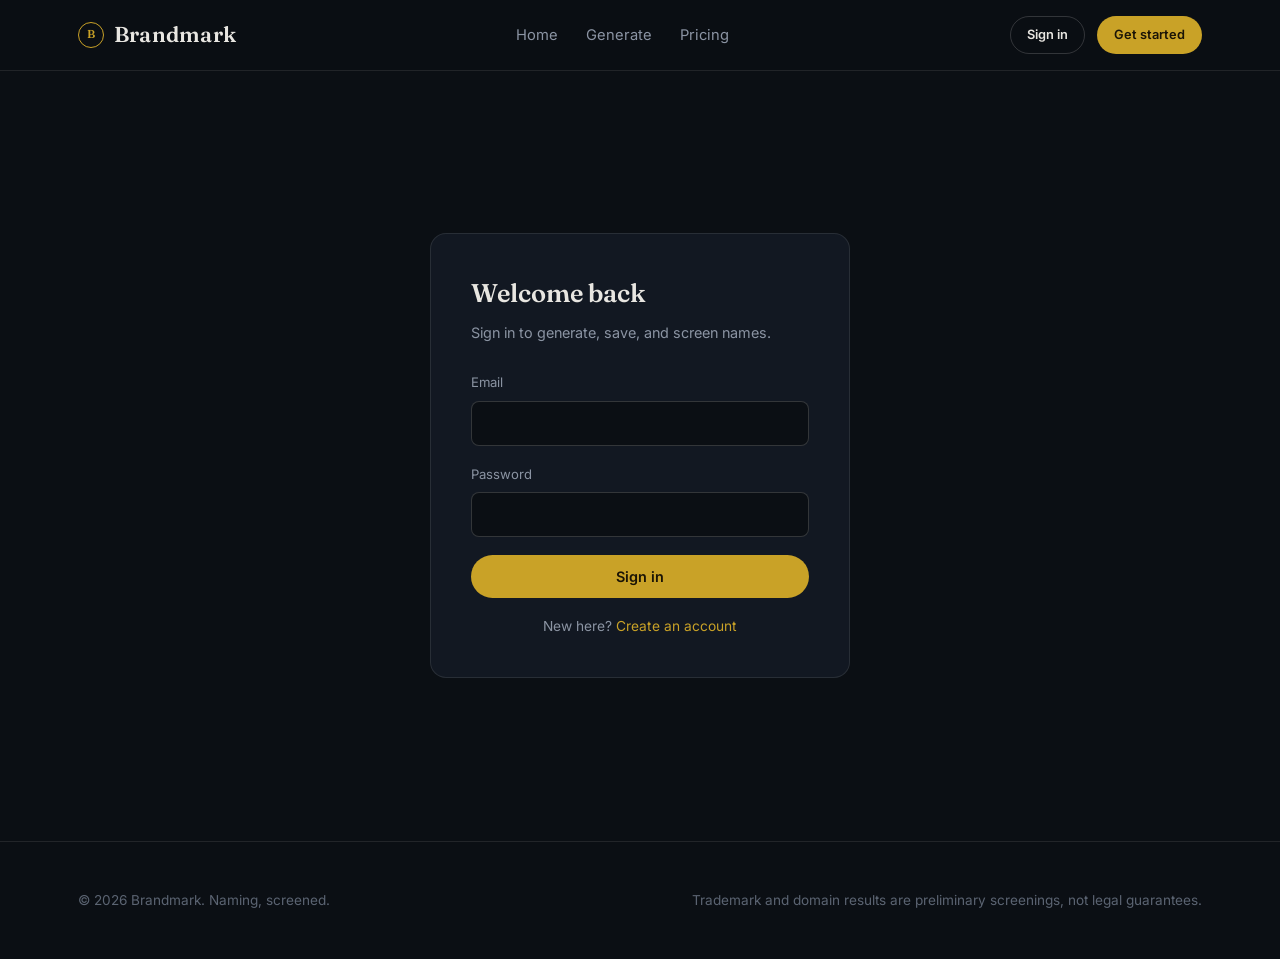
<file: frontend/history.html>
<!DOCTYPE html>
<html lang="en">
<head>
<meta charset="UTF-8">
<meta name="viewport" content="width=device-width, initial-scale=1.0">
<title>History — Brandmark</title>
<link rel="stylesheet" href="css/main.css">
</head>
<body>
<nav class="site-nav" id="site-nav"></nav>

<div class="dash-shell">
  <div class="container">
    <div class="dash-header">
      <div><h1>Generation history</h1><p>Every brief you've run, and what it produced.</p></div>
    </div>

    <div id="history-list">
      <div class="state-box"><div class="spinner"></div><p>Loading history…</p></div>
    </div>
  </div>
</div>

<footer class="site-footer" id="site-footer"></footer>

<script src="js/api.js"></script>
<script src="js/nav.js"></script>
<script>
  requireAuth();
  renderNav("history");
  renderFooter();

  function riskBadgeClass(status) {
    if (status === "Low Risk") return "low";
    if (status === "Medium Risk") return "medium";
    if (status === "High Risk") return "high";
    if (status === "Search Failed") return "failed";
    return "review";
  }

  async function loadDetail(id, container) {
    container.innerHTML = `<div class="state-box"><div class="spinner"></div></div>`;
    try {
      const detail = await Api.historyDetail(id);
      container.innerHTML = `
        <div class="results-grid">
          ${detail.names.map(n => `
            <div class="specimen">
              <div class="sp-rank">№ ${String(n.rank).padStart(2, "0")}</div>
              <div class="sp-name">${n.name}</div>
              <p class="sp-meaning">${n.meaning || ""}</p>
              <div class="sp-badges"><span class="badge ${riskBadgeClass(n.trademark_status)}">${n.trademark_status}</span></div>
            </div>`).join("")}
        </div>`;
    } catch (e) {
      container.innerHTML = `<p style="color:var(--high);">${e.message}</p>`;
    }
  }

  (async () => {
    const listEl = document.getElementById("history-list");
    try {
      const { generations } = await Api.history();
      if (!generations.length) {
        listEl.innerHTML = `<div class="empty-state"><h3>No generations yet</h3><p>Run your first brief to see it here.</p><a href="generate.html" class="btn btn-primary">Generate names</a></div>`;
        return;
      }
      listEl.innerHTML = generations.map(g => `
        <div class="card" style="margin-bottom:16px;">
          <div style="display:flex; justify-content:space-between; align-items:flex-start; gap:16px; flex-wrap:wrap;">
            <div>
              <div style="font-family:var(--font-display); font-size:1.1rem;">${g.business_description}</div>
              <div style="color:var(--muted); font-size:0.82rem; margin-top:6px;">
                ${(g.inspirations || []).join(", ") || "no inspiration set"} · ${(g.style_tags || []).join(", ") || "no style set"}
              </div>
            </div>
            <div style="text-align:right;">
              <span class="pill-status ${g.status}">
  ${
    g.status === "pending"
      ? "Generating..."
      : g.status === "completed"
        ? "Completed"
        : g.status === "failed"
          ? "Failed"
          : g.status
  }
</span>
              <div style="color:var(--muted-2); font-size:0.78rem; margin-top:6px; font-family:var(--font-mono);">${new Date(g.created_at).toLocaleString()}</div>
            </div>
          </div>
          <button class="btn btn-ghost btn-sm mt-24 toggle-btn" data-id="${g.id}">View ${g.returned_count} names</button>
          <div class="mt-24 detail-container" id="detail-${g.id}" style="display:none;"></div>
        </div>
      `).join("");

      listEl.querySelectorAll(".toggle-btn").forEach(btn => {
        btn.addEventListener("click", async () => {
          const container = document.getElementById(`detail-${btn.dataset.id}`);
          const isOpen = container.style.display !== "none";
          container.style.display = isOpen ? "none" : "block";
          btn.textContent = isOpen ? `View names` : "Hide names";
          if (!isOpen && !container.dataset.loaded) {
            container.dataset.loaded = "1";
            await loadDetail(btn.dataset.id, container);
          }
        });
      });
    } catch (e) {
      listEl.innerHTML = `<p style="color:var(--high);">${e.message}</p>`;
    }
  })();
</script>
</body>
</html>
</file>
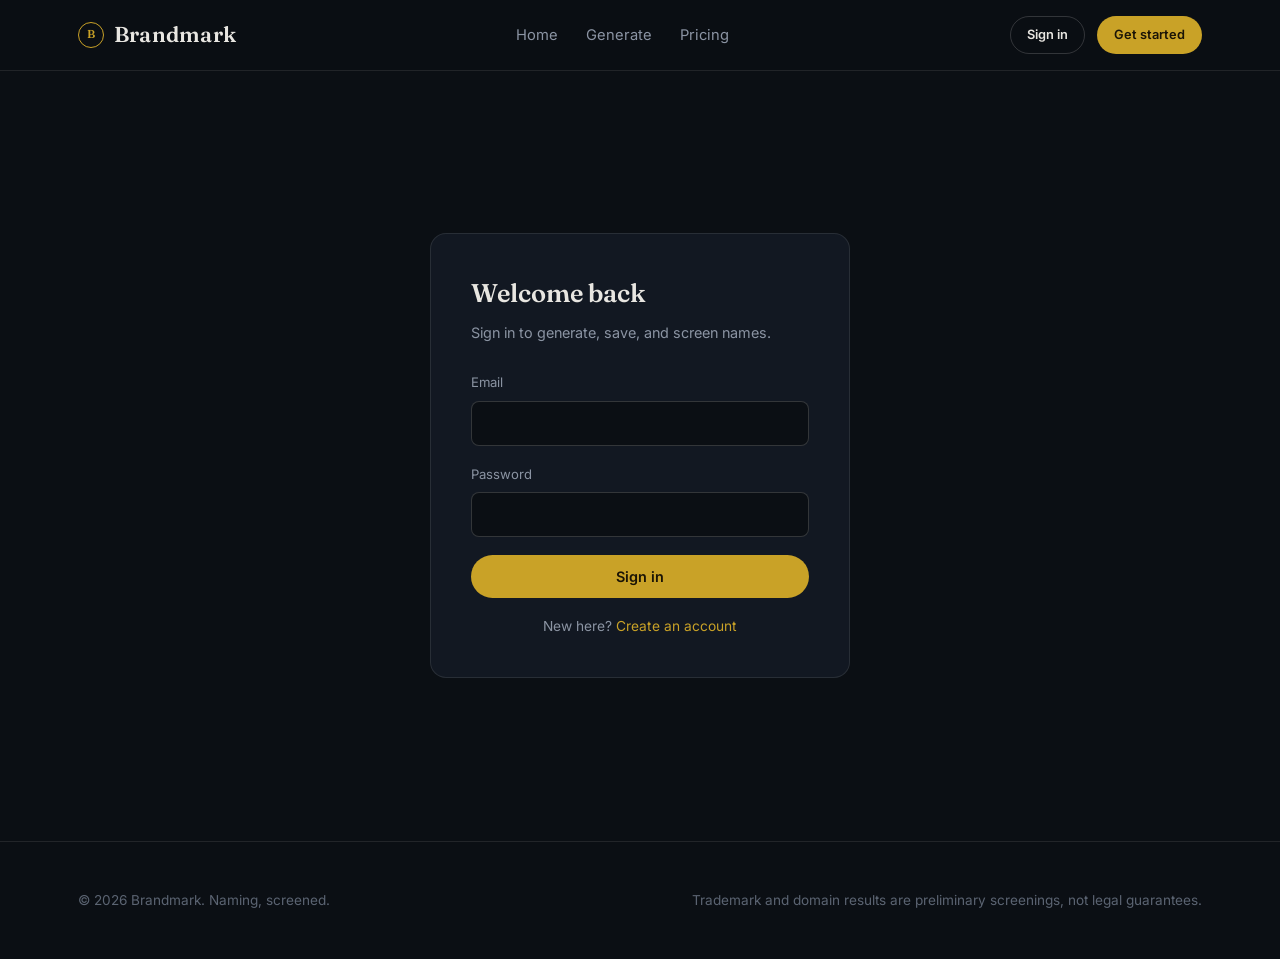
<file: frontend/login.html>
<!DOCTYPE html>
<html lang="en">
<head>
<meta charset="UTF-8">
<meta name="viewport" content="width=device-width, initial-scale=1.0">
<title>Sign in — Brandmark</title>
<link rel="stylesheet" href="css/main.css">
</head>
<body>
<nav class="site-nav" id="site-nav"></nav>

<div class="auth-shell">
  <div class="card auth-card">
    <h1 style="font-size:1.6rem; margin:0 0 8px;">Welcome back</h1>
    <p style="color:var(--muted); margin:0 0 28px; font-size:0.9rem;">Sign in to generate, save, and screen names.</p>

    <div class="form-msg" id="form-msg"></div>

    <form id="login-form" novalidate>
      <div class="field">
        <label for="email">Email</label>
        <input type="email" id="email" autocomplete="email" required>
      </div>
      <div class="field">
        <label for="password">Password</label>
        <input type="password" id="password" autocomplete="current-password" required>
      </div>
      <button type="submit" class="btn btn-primary btn-block" id="submit-btn">Sign in</button>
    </form>
    <div class="form-foot">New here? <a href="register.html" style="color:var(--brass);">Create an account</a></div>
  </div>
</div>

<footer class="site-footer" id="site-footer"></footer>

<script src="js/api.js"></script>
<script src="js/nav.js"></script>
<script>
  renderNav();
  renderFooter();

  const form = document.getElementById("login-form");
  const msg = document.getElementById("form-msg");
  const submitBtn = document.getElementById("submit-btn");

  form.addEventListener("submit", async (e) => {
    e.preventDefault();
    msg.classList.remove("show", "error");
    submitBtn.disabled = true;
    submitBtn.textContent = "Signing in…";

    try {
      const data = await Api.login({
        email: document.getElementById("email").value.trim(),
        password: document.getElementById("password").value,
      });
      Auth.setSession(data);
      window.location.href = data.user.role === "ADMIN" ? "admin.html" : "dashboard.html";
    } catch (err) {
      msg.textContent = err.message;
      msg.classList.add("show", "error");
    } finally {
      submitBtn.disabled = false;
      submitBtn.textContent = "Sign in";
    }
  });
</script>
</body>
</html>
</file>
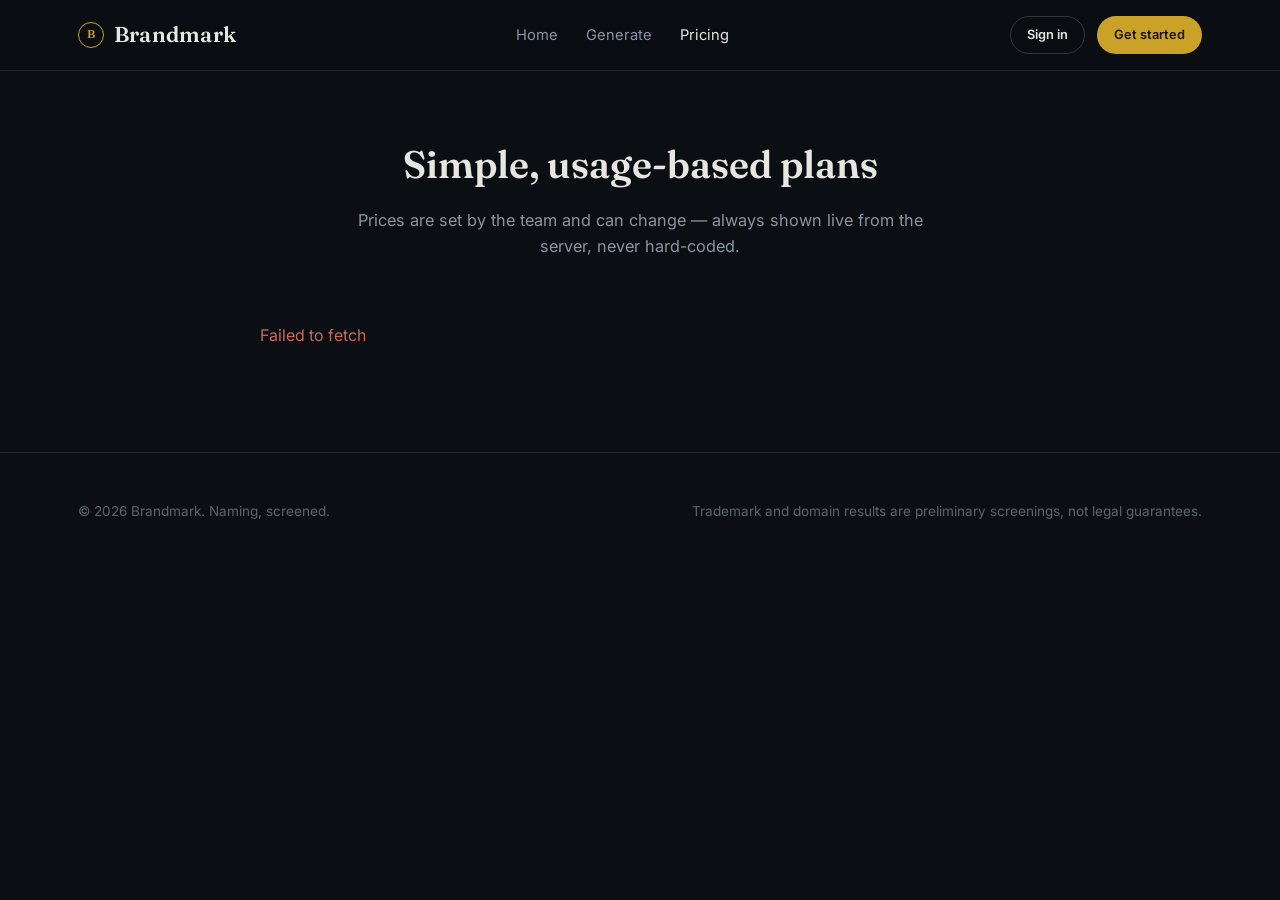
<file: frontend/pricing.html>
<!DOCTYPE html>
<html lang="en">
<head>
<meta charset="UTF-8">
<meta name="viewport" content="width=device-width, initial-scale=1.0">
<title>Pricing — Brandmark</title>
<link rel="stylesheet" href="css/main.css">
<script src="https://checkout.razorpay.com/v1/checkout.js"></script>
</head>
<body>
<nav class="site-nav" id="site-nav"></nav>

<section style="padding-top:64px;">
  <div class="container">
    <div class="section-head text-center" style="margin:0 auto 48px;">
      <h2>Simple, usage-based plans</h2>
      <p>Prices are set by the team and can change — always shown live from the server, never hard-coded.</p>
    </div>
    <div class="pricing-grid" id="pricing-grid">
      <div class="state-box" style="grid-column:1/-1;"><div class="spinner"></div></div>
    </div>
  </div>
</section>

<footer class="site-footer" id="site-footer"></footer>

<script src="js/api.js"></script>
<script src="js/nav.js"></script>
<script>
  renderNav("pricing");
  renderFooter();

  function formatPrice(cents, currency) {
    if (cents === null || cents === undefined) {
      return "Contact us";
    }

    if (cents === 0) {
      return "₹0";
    }

    return new Intl.NumberFormat("en-IN", {
      style: "currency",
      currency: currency || "INR"
    }).format(cents / 100);
  }

  async function startRazorpayCheckout(planId, button) {

    const originalText = button.textContent;

    button.disabled = true;
    button.textContent = "Creating order…";

    try {

      const checkout =
        await Api.createCheckout(planId);

      const options = {

        key: checkout.key_id,

        amount: checkout.amount,

        currency: checkout.currency,

        name: "Brandmark",

        description:
          checkout.description || "Subscription",

        order_id: checkout.order_id,

        prefill: {
          name:
            checkout.prefill?.name || "",

          email:
            checkout.prefill?.email || ""
        },

        notes:
          checkout.notes || {},

        theme: {
          color: "#111111"
        },

        handler: async function (response) {

          try {

            button.textContent =
              "Verifying payment…";

            const result =
              await Api.verifyPayment({

                razorpay_order_id:
                  response.razorpay_order_id,

                razorpay_payment_id:
                  response.razorpay_payment_id,

                razorpay_signature:
                  response.razorpay_signature,

                plan_id: planId

              });

            alert(
              result.message ||
              "Payment successful! Your subscription is now active."
            );

            window.location.href =
              "profile.html?payment=success";

          } catch (e) {

            console.error(
              "Payment verification failed:",
              e
            );

            alert(
              e.message ||
              "Payment verification failed."
            );

            button.disabled = false;
            button.textContent = originalText;
          }
        },

        modal: {
          ondismiss: function () {

            button.disabled = false;
            button.textContent = originalText;

          }
        }
      };

      const razorpay =
        new Razorpay(options);

      razorpay.on(
        "payment.failed",
        function (response) {

          console.error(
            "Razorpay payment failed:",
            response.error
          );

          alert(
            response.error?.description ||
            "Payment failed. Please try again."
          );

          button.disabled = false;
          button.textContent = originalText;
        }
      );

      razorpay.open();

    } catch (e) {

      console.error(
        "Razorpay checkout error:",
        e
      );

      alert(
        e.message ||
        "Unable to start payment."
      );

      button.disabled = false;
      button.textContent = originalText;
    }
  }


  (async () => {

    const grid =
      document.getElementById(
        "pricing-grid"
      );

    try {

      const { plans } =
        await Api.plans();

      grid.innerHTML =
        plans.map(p => {

          const isFree =
            !p.price_cents;

          const ctaId =
            `cta-${p.id}`;

          let ctaHtml;

          if (!Auth.isLoggedIn()) {

            ctaHtml = `
              <a
                href="register.html"
                class="btn ${
                  p.code === "pro"
                    ? "btn-primary"
                    : "btn-ghost"
                } btn-block"
              >
                ${
                  isFree
                    ? "Start free"
                    : "Sign up to subscribe"
                }
              </a>
            `;

          } else if (isFree) {

            ctaHtml = `
              <a
                href="generate.html"
                class="btn btn-ghost btn-block"
              >
                Start generating
              </a>
            `;

          } else {

            ctaHtml = `
              <button
                type="button"
                class="btn btn-primary btn-block"
                id="${ctaId}"
                data-plan="${p.id}"
              >
                Upgrade to ${p.name}
              </button>
            `;
          }

          return `
            <div class="price-card ${
              p.code === "pro"
                ? "featured"
                : ""
            }">

              <div class="plan-name">
                ${p.name}
              </div>

              <div class="plan-price">
                ${formatPrice(
                  p.price_cents,
                  p.currency
                )}
                <span>
                  /${p.billing_period}
                </span>
              </div>

              <ul>

                <li>
                  ${p.names_per_generation}
                  names per generation
                </li>

                <li>
                  ${
                    p.monthly_generation_limit
                      ? p.monthly_generation_limit +
                        " generations / month"
                      : "Unlimited generations"
                  }
                </li>

                <li>
                  ${
                    p.features?.trademark_screening
                      ? "Trademark screening included"
                      : "No trademark screening"
                  }
                </li>

                <li>
                  ${
                    p.features?.domain_screening
                      ? "Domain availability across 5 TLDs"
                      : "No domain screening"
                  }
                </li>

              </ul>

              ${ctaHtml}

            </div>
          `;

        }).join("");


      grid
        .querySelectorAll("[data-plan]")
        .forEach(btn => {

          btn.addEventListener(
            "click",
            async () => {

              await startRazorpayCheckout(
                btn.dataset.plan,
                btn
              );

            }
          );

        });


    } catch (e) {

      console.error(e);

      grid.innerHTML = `
        <p style="color:var(--high);">
          ${e.message}
        </p>
      `;
    }

  })();
</script>
</body>
</html>
</file>
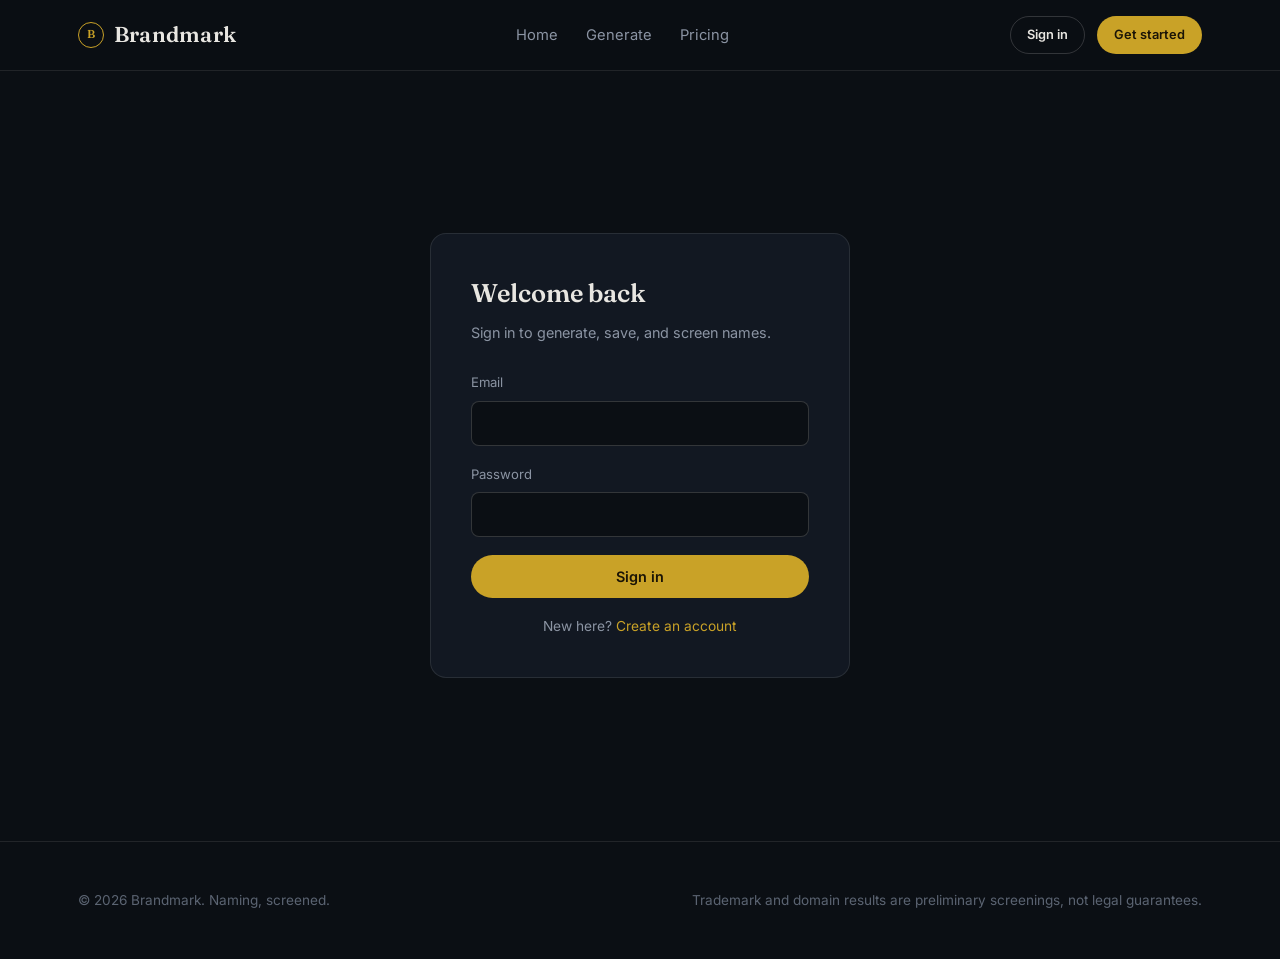
<file: frontend/profile.html>
<!DOCTYPE html>
<html lang="en">
<head>
<meta charset="UTF-8">
<meta name="viewport" content="width=device-width, initial-scale=1.0">
<title>Profile — Brandmark</title>
<link rel="stylesheet" href="css/main.css">
</head>
<body>
<nav class="site-nav" id="site-nav"></nav>

<div class="auth-shell">
  <div class="card auth-card" style="max-width:460px;">
    <h1 style="font-size:1.5rem; margin:0 0 24px;">Profile</h1>
    <div class="field"><label>Full name</label><input type="text" id="full_name" disabled></div>
    <div class="field"><label>Email</label><input type="email" id="email" disabled></div>
    <div class="field"><label>Role</label><input type="text" id="role" disabled></div>
    <div class="field"><label>Member since</label><input type="text" id="created_at" disabled></div>
    <button class="btn btn-ghost btn-block mt-24" id="billing-btn">Manage billing</button>
    <div class="form-msg" id="billing-msg"></div>
    <button class="btn btn-danger btn-block mt-24" id="logout-btn">Sign out</button>
  </div>
</div>

<footer class="site-footer" id="site-footer"></footer>

<script src="js/api.js"></script>
<script src="js/nav.js"></script>
<script>
  requireAuth();
  renderNav();
  renderFooter();

  const user = Auth.getUser();
  document.getElementById("full_name").value = user?.full_name || "";
  document.getElementById("email").value = user?.email || "";
  document.getElementById("role").value = user?.role || "";
  document.getElementById("created_at").value = user?.created_at ? new Date(user.created_at).toLocaleDateString() : "";

  document.getElementById("logout-btn").addEventListener("click", async () => {
    try { await Api.logout(); } catch (e) {}
    Auth.clear();
    window.location.href = "index.html";
  });

  document.getElementById("billing-btn").addEventListener("click", async () => {
    const btn = document.getElementById("billing-btn");
    const msg = document.getElementById("billing-msg");
    msg.classList.remove("show", "error");
    btn.disabled = true;
    const original = btn.textContent;
    btn.textContent = "Opening billing portal…";
    try {
      const { portal_url } = await Api.billingPortal();
      window.location.href = "pricing.html";
    } catch (e) {
      msg.textContent = e.message;
      msg.classList.add("show", "error");
      btn.disabled = false;
      btn.textContent = original;
    }
  });
</script>
</body>
</html>
</file>
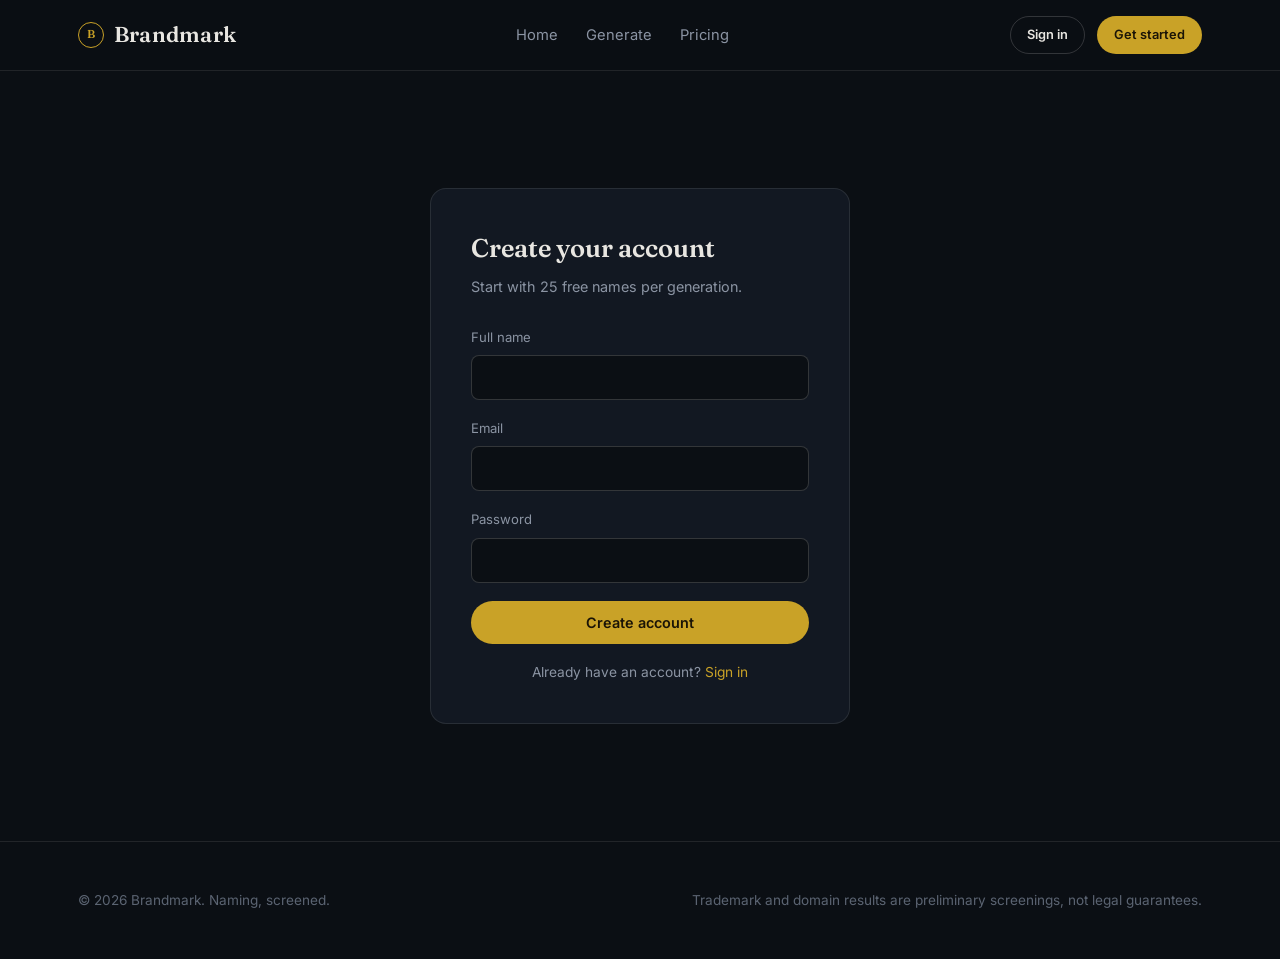
<file: frontend/register.html>
<!DOCTYPE html>
<html lang="en">
<head>
<meta charset="UTF-8">
<meta name="viewport" content="width=device-width, initial-scale=1.0">
<title>Create your account — Brandmark</title>
<link rel="stylesheet" href="css/main.css">
</head>
<body>
<nav class="site-nav" id="site-nav"></nav>

<div class="auth-shell">
  <div class="card auth-card">
    <h1 style="font-size:1.6rem; margin:0 0 8px;">Create your account</h1>
    <p style="color:var(--muted); margin:0 0 28px; font-size:0.9rem;">Start with 25 free names per generation.</p>

    <div class="form-msg" id="form-msg"></div>

    <form id="register-form" novalidate>
      <div class="field">
        <label for="full_name">Full name</label>
        <input type="text" id="full_name" autocomplete="name" required>
        <div class="field-error" id="err-full_name"></div>
      </div>
      <div class="field">
        <label for="email">Email</label>
        <input type="email" id="email" autocomplete="email" required>
        <div class="field-error" id="err-email"></div>
      </div>
      <div class="field">
        <label for="password">Password</label>
        <input type="password" id="password" autocomplete="new-password" required>
        <div class="field-error" id="err-password"></div>
      </div>
      <button type="submit" class="btn btn-primary btn-block" id="submit-btn">Create account</button>
    </form>
    <div class="form-foot">Already have an account? <a href="login.html" style="color:var(--brass);">Sign in</a></div>
  </div>
</div>

<footer class="site-footer" id="site-footer"></footer>

<script src="js/api.js"></script>
<script src="js/nav.js"></script>
<script>
  renderNav();
  renderFooter();

  const form = document.getElementById("register-form");
  const msg = document.getElementById("form-msg");
  const submitBtn = document.getElementById("submit-btn");

  function clearErrors() {
    document.querySelectorAll(".field-error").forEach(el => { el.classList.remove("show"); el.textContent = ""; });
    msg.classList.remove("show", "error", "success");
  }

  form.addEventListener("submit", async (e) => {
    e.preventDefault();
    clearErrors();
    submitBtn.disabled = true;
    submitBtn.textContent = "Creating account…";

    try {
      const data = await Api.register({
        full_name: document.getElementById("full_name").value.trim(),
        email: document.getElementById("email").value.trim(),
        password: document.getElementById("password").value,
      });
      Auth.setSession(data);
      window.location.href = "dashboard.html";
    } catch (err) {
      if (err.data && err.data.errors) {
        Object.entries(err.data.errors).forEach(([field, text]) => {
          const el = document.getElementById(`err-${field}`);
          if (el) { el.textContent = text; el.classList.add("show"); }
        });
      } else {
        msg.textContent = err.message;
        msg.classList.add("show", "error");
      }
    } finally {
      submitBtn.disabled = false;
      submitBtn.textContent = "Create account";
    }
  });
</script>
</body>
</html>
</file>
<file: frontend/css/main.css>
@import url('https://fonts.googleapis.com/css2?family=Fraunces:ital,opsz,wght@0,9..144,400;0,9..144,500;0,9..144,600;0,9..144,700;1,9..144,500&family=Inter:wght@400;500;600;700&family=IBM+Plex+Mono:wght@400;500&display=swap');

:root{
  --ink:#0B0F14;
  --panel:#121822;
  --panel-raised:#171f2b;
  --line: rgba(232,230,225,0.10);
  --line-strong: rgba(232,230,225,0.18);
  --brass:#C9A227;
  --brass-soft: rgba(201,162,39,0.16);
  --text:#E8E6E1;
  --muted:#8B94A3;
  --muted-2:#5B6472;
  --low:#5FAE7B;
  --low-bg: rgba(95,174,123,0.14);
  --med:#D6A24C;
  --med-bg: rgba(214,162,76,0.14);
  --high:#C86B5A;
  --high-bg: rgba(200,107,90,0.14);
  --review:#7C8CB0;
  --review-bg: rgba(124,140,176,0.14);

  --font-display: 'Fraunces', serif;
  --font-body: 'Inter', -apple-system, sans-serif;
  --font-mono: 'IBM Plex Mono', monospace;

  --radius: 10px;
  --radius-lg: 16px;
}

*{box-sizing:border-box;}
html{scroll-behavior:smooth;}
body{
  margin:0;
  background: var(--ink);
  color: var(--text);
  font-family: var(--font-body);
  line-height:1.55;
  -webkit-font-smoothing:antialiased;
}

@media (prefers-reduced-motion: reduce){
  *{animation-duration:0.001ms !important; transition-duration:0.001ms !important;}
}

a{color:inherit; text-decoration:none;}
img{max-width:100%; display:block;}

::selection{ background: var(--brass-soft); color: var(--text); }

:focus-visible{
  outline: 2px solid var(--brass);
  outline-offset: 2px;
}

.container{
  max-width: 1180px;
  margin: 0 auto;
  padding: 0 28px;
}

/* ---------- Nav ---------- */
.site-nav{
  position: sticky; top:0; z-index:50;
  background: rgba(11,15,20,0.86);
  backdrop-filter: blur(10px);
  border-bottom: 1px solid var(--line);
}
.site-nav .nav-inner{
  display:flex; align-items:center; justify-content:space-between;
  padding: 16px 28px;
  max-width:1180px; margin:0 auto;
}
.brand-mark{
  font-family: var(--font-display);
  font-size: 1.35rem;
  font-weight: 600;
  letter-spacing: 0.01em;
  display:flex; align-items:center; gap:10px;
}
.brand-mark .seal{
  width:26px; height:26px; border-radius:50%;
  border:1.5px solid var(--brass);
  display:flex; align-items:center; justify-content:center;
  font-family: var(--font-display);
  font-size:0.72rem; color:var(--brass);
}
.nav-links{ display:flex; gap:28px; align-items:center; }
.nav-links a{
  font-size:0.92rem; color: var(--muted);
  transition: color .15s ease;
}
.nav-links a:hover, .nav-links a.active{ color: var(--text); }
.nav-actions{ display:flex; gap:12px; align-items:center; }
.nav-toggle{ display:none; background:none; border:none; color:var(--text); font-size:1.4rem; cursor:pointer; }

@media (max-width: 860px){
  .nav-links{
    position:absolute; top:100%; left:0; right:0;
    flex-direction:column; align-items:flex-start; gap:0;
    background: var(--panel); border-bottom:1px solid var(--line);
    padding: 8px 28px 20px; display:none;
  }
  .nav-links.open{ display:flex; }
  .nav-links a{ padding:12px 0; width:100%; border-bottom:1px solid var(--line); }
  .nav-toggle{ display:block; }
  /* The Sign in / Get started / profile / Sign out buttons move into the
     collapsible mobile menu below this width, instead of staying in the
     header row where they had no room and overflowed the viewport. */
  .nav-actions{ display:none; }
  .nav-actions-mobile{ display:flex; gap:10px; margin-top:14px; }
}
@media (min-width: 861px){
  .nav-actions-mobile{ display:none; }
}

/* ---------- Buttons ---------- */
.btn{
  display:inline-flex; align-items:center; justify-content:center; gap:8px;
  font-family: var(--font-body); font-weight:600; font-size:0.9rem;
  padding: 12px 22px; border-radius: 999px;
  border: 1px solid transparent; cursor:pointer;
  transition: transform .15s ease, background .15s ease, border-color .15s ease, opacity .15s ease;
  white-space:nowrap;
}
.btn:active{ transform: scale(0.98); }
.btn-primary{ background: var(--brass); color:#1a1406; }
.btn-primary:hover{ background:#dab53a; }
.btn-ghost{ background: transparent; border-color: var(--line-strong); color: var(--text); }
.btn-ghost:hover{ border-color: var(--brass); color: var(--brass); }
.btn-sm{ padding:8px 16px; font-size:0.8rem; }
.btn-block{ width:100%; }
.btn:disabled{ opacity:0.5; cursor:not-allowed; }
.btn-danger{ background: var(--high-bg); color: var(--high); border-color: var(--high); }

/* ---------- Hero ---------- */
.hero{
  padding: 96px 0 80px;
  position:relative;
  overflow:hidden;
}
.hero::before{
  content:"";
  position:absolute; inset:0;
  background:
    radial-gradient(circle at 18% 20%, rgba(201,162,39,0.09), transparent 45%),
    radial-gradient(circle at 82% 60%, rgba(124,140,176,0.08), transparent 40%);
  pointer-events:none;
}
.eyebrow{
  font-family: var(--font-mono); font-size:0.72rem; letter-spacing:0.14em;
  text-transform:uppercase; color: var(--brass); margin-bottom:20px;
  display:flex; align-items:center; gap:10px;
}
.eyebrow::before{ content:""; width:22px; height:1px; background:var(--brass); }
.hero h1{
  font-family: var(--font-display);
  font-size: clamp(2.4rem, 5.4vw, 4.4rem);
  font-weight:600; line-height:1.04; letter-spacing:-0.01em;
  max-width: 14ch; margin: 0 0 24px;
  position:relative;
}
.hero h1 em{ font-style: italic; color: var(--brass); font-weight:500; }
.hero p.lead{
  font-size:1.12rem; color: var(--muted); max-width:52ch; margin:0 0 36px;
}
.hero-actions{ display:flex; gap:14px; flex-wrap:wrap; }

/* Specimen strip on landing */
.specimen-strip{
  margin-top:64px; display:flex; gap:16px; overflow-x:auto; padding-bottom:8px;
}
.specimen-strip::-webkit-scrollbar{ height:6px; }
.specimen-strip::-webkit-scrollbar-thumb{ background: var(--line-strong); border-radius:4px; }
.specimen-mini{
  flex: 0 0 auto; min-width:180px;
  border:1px solid var(--line); border-radius: var(--radius);
  padding: 18px 20px; background: var(--panel);
}
.specimen-mini .sm-name{ font-family: var(--font-display); font-size:1.3rem; font-weight:600; }
.specimen-mini .sm-tag{ font-family: var(--font-mono); font-size:0.68rem; color: var(--muted-2); text-transform:uppercase; letter-spacing:0.08em; margin-top:6px; }

/* ---------- Sections ---------- */
section{ padding: 88px 0; }
.section-head{ max-width:60ch; margin-bottom:48px; }
.section-head h2{
  font-family: var(--font-display); font-size: clamp(1.7rem, 3vw, 2.4rem);
  font-weight:600; margin:0 0 14px;
}
.section-head p{ color: var(--muted); font-size:1.02rem; margin:0; }

.process-list{ display:grid; grid-template-columns: repeat(auto-fit, minmax(220px,1fr)); gap:1px; background: var(--line); border:1px solid var(--line); border-radius: var(--radius-lg); overflow:hidden; }
.process-item{ background: var(--panel); padding: 28px 26px; }
.process-item .pi-index{ font-family: var(--font-mono); font-size:0.72rem; color: var(--brass); letter-spacing:0.08em; }
.process-item h3{ font-family: var(--font-display); font-size:1.15rem; font-weight:600; margin: 12px 0 8px; }
.process-item p{ color: var(--muted); font-size:0.92rem; margin:0; }

.cta-band{
  border:1px solid var(--line); border-radius: var(--radius-lg);
  background: linear-gradient(135deg, var(--panel), var(--panel-raised));
  padding: 56px; text-align:center;
}
.cta-band h2{ font-family: var(--font-display); font-size:2rem; margin:0 0 14px; }
.cta-band p{ color:var(--muted); margin:0 0 28px; }

/* ---------- Footer ---------- */
.site-footer{
  border-top:1px solid var(--line); padding: 48px 0; color: var(--muted-2);
  font-size:0.85rem;
}
.site-footer .container{ display:flex; justify-content:space-between; flex-wrap:wrap; gap:16px; }

/* ---------- Forms ---------- */
.auth-shell{
  min-height: calc(100vh - 130px);
  display:flex; align-items:center; justify-content:center;
  padding: 48px 20px;
}
.card{
  background: var(--panel); border:1px solid var(--line); border-radius: var(--radius-lg);
  padding: 40px;
}
.auth-card{ width:100%; max-width:420px; }
.card h1, .card h2{ font-family: var(--font-display); font-weight:600; }
.field{ margin-bottom:18px; }
.field label{ display:block; font-size:0.82rem; color: var(--muted); margin-bottom:8px; }
.field input, .field textarea, .field select{
  width:100%; background: var(--ink); border:1px solid var(--line-strong);
  border-radius:8px; padding:12px 14px; color: var(--text); font-family: var(--font-body);
  font-size:0.94rem;
}
.field input:focus, .field textarea:focus, .field select:focus{ border-color: var(--brass); }
.field-error{ color: var(--high); font-size:0.78rem; margin-top:6px; display:none; }
.field-error.show{ display:block; }
.form-msg{ font-size:0.86rem; padding:12px 14px; border-radius:8px; margin-bottom:18px; display:none; }
.form-msg.show{ display:block; }
.form-msg.error{ background: var(--high-bg); color: var(--high); }
.form-msg.success{ background: var(--low-bg); color: var(--low); }
.form-foot{ text-align:center; font-size:0.86rem; color: var(--muted); margin-top:18px; }

/* Chip / tag input */
.chip-input{
  display:flex; flex-wrap:wrap; gap:8px; padding:10px; background: var(--ink);
  border:1px solid var(--line-strong); border-radius:8px; min-height:48px;
}
.chip-input input{ flex:1; min-width:120px; background:none; border:none; color:var(--text); font-size:0.9rem; outline:none; padding:6px; }
.chip{
  display:flex; align-items:center; gap:6px; background: var(--brass-soft); color: var(--brass);
  border-radius:999px; padding:5px 10px 5px 12px; font-size:0.8rem; font-family: var(--font-mono);
}
.chip button{ background:none; border:none; color: var(--brass); cursor:pointer; font-size:0.9rem; line-height:1; }

.style-options{ display:flex; flex-wrap:wrap; gap:10px; }
.style-pill{
  border:1px solid var(--line-strong); border-radius:999px; padding:9px 16px;
  font-size:0.84rem; cursor:pointer; color: var(--muted); background:transparent; font-family: var(--font-body);
}
.style-pill.selected{ border-color: var(--brass); color: var(--brass); background: var(--brass-soft); }

/* AI Brief Builder — optional helper above the manual form */
.brief-builder{ margin-bottom:20px; }
.btn-link{
  background:none; border:none; padding:0; cursor:pointer;
  color: var(--brass); font-family: var(--font-body); font-size:0.85rem;
  text-decoration:underline; text-underline-offset:3px;
}
.brief-panel{
  display:none; margin-top:12px; border:1px dashed var(--line-strong); border-radius: var(--radius);
  padding:16px 18px;
}
.brief-panel.open{ display:block; }
.brief-hint{ font-size:0.8rem; color: var(--muted); margin:0 0 10px; }
.brief-panel textarea{
  width:100%; background: var(--ink); border:1px solid var(--line-strong); border-radius:8px;
  padding:10px 12px; color: var(--text); font-family: var(--font-body); font-size:0.88rem; resize:vertical;
}
.brief-review{ margin-top:16px; display:none; flex-direction:column; gap:10px; }
.brief-review.open{ display:flex; }
.brief-review .field{ margin-bottom:0; }
.brief-review-actions{ display:flex; gap:10px; margin-top:4px; }

/* Advanced naming controls — collapsible, reuses .field styling */
.advanced-section{ margin-top:22px; border-top:1px solid var(--line); padding-top:18px; }
.advanced-toggle-btn{
  display:flex; align-items:center; justify-content:space-between; width:100%;
  background:transparent; border:none; color: var(--text); font-family: var(--font-body);
  font-size:0.9rem; font-weight:600; cursor:pointer; padding:2px 0;
}
.advanced-toggle-btn .advanced-caret{ color: var(--muted-2); font-size:0.75rem; transition: transform .2s ease; }
.advanced-toggle-btn.open .advanced-caret{ transform: rotate(180deg); }
.advanced-panel{ display:none; margin-top:16px; }
.advanced-panel.open{ display:block; }
.field-row{ display:grid; grid-template-columns:1fr 1fr; gap:14px; }
@media (max-width:480px){ .field-row{ grid-template-columns:1fr; } }

/* Brand Intelligence panel (per-name, expandable) */
.intel-panel{
  margin-top:14px; padding-top:14px; border-top:1px dashed var(--line-strong);
  display:none;
}
.intel-panel.open{ display:block; }
.intel-label{ font-size:0.68rem; text-transform:uppercase; letter-spacing:0.06em; color: var(--muted-2); margin:0 0 8px; }
.intel-grid{ display:grid; grid-template-columns:repeat(2, 1fr); gap:8px 14px; margin-bottom:10px; }
.intel-score{ display:flex; justify-content:space-between; align-items:center; font-size:0.8rem; }
.intel-score .intel-score-name{ color: var(--muted); }
.intel-score .intel-score-val{ font-family: var(--font-mono); color: var(--text); }
.intel-rationale{ font-size:0.8rem; color: var(--muted); line-height:1.5; margin:0 0 10px; }
.intel-real{ font-size:0.78rem; color: var(--muted); border-top:1px solid var(--line); padding-top:10px; }
.intel-real .intel-label{ margin-bottom:6px; }

/* Name Refinement panel */
.refine-panel{
  margin-top:14px; padding-top:14px; border-top:1px dashed var(--line-strong);
  display:none;
}
.refine-panel.open{ display:block; }
.refine-directions{ display:flex; flex-wrap:wrap; gap:8px; }
.refine-direction-btn{
  background:transparent; border:1px solid var(--line-strong); border-radius:999px;
  padding:6px 12px; color: var(--muted); font-size:0.76rem; cursor:pointer; transition: all .15s ease;
}
.refine-direction-btn:hover{ border-color: var(--brass); color: var(--brass); }
.refine-result{
  border:1px solid var(--line); border-radius:8px; padding:14px; margin-top:12px; background: var(--ink);
}
.refine-result .rr-name{ font-family: var(--font-display); font-size:1.05rem; font-weight:600; margin-bottom:4px; }
.refine-result .rr-meaning{ font-size:0.82rem; color: var(--muted); margin:0 0 8px; line-height:1.5; }
.refine-result .rr-why{ font-size:0.78rem; color: var(--muted-2); margin:0 0 8px; font-style:italic; }
.refine-result .rr-meta{ display:flex; flex-wrap:wrap; gap:8px; align-items:center; margin-bottom:10px; }
.refine-result .rr-score{ font-family: var(--font-mono); font-size:0.72rem; color: var(--muted); }

/* AI Logo Generator panel */
.logo-panel{
  margin-top:14px; padding-top:14px; border-top:1px dashed var(--line-strong);
  display:none;
}
.logo-panel.open{ display:block; }
.logo-mini-fields{ display:flex; flex-direction:column; gap:8px; margin-bottom:12px; }
.logo-mini-fields input{
  width:100%; background: var(--ink); border:1px solid var(--line-strong); border-radius:8px;
  padding:8px 10px; color: var(--text); font-family: var(--font-body); font-size:0.8rem;
}
.logo-grid{ display:grid; grid-template-columns:repeat(auto-fill, minmax(120px, 1fr)); gap:10px; margin-top:12px; }
.logo-thumb{ border:1px solid var(--line-strong); border-radius:8px; padding:8px; background:#fff; text-align:center; }
.logo-thumb img{ width:100%; height:auto; border-radius:4px; display:block; }
.logo-thumb a{ display:block; margin-top:8px; font-size:0.72rem; color: var(--brass); text-decoration:underline; text-underline-offset:2px; }

/* Comparison selection + table */
.compare-select{ display:flex; align-items:center; gap:6px; font-size:0.76rem; color: var(--muted); cursor:pointer; margin-top:10px; }
.compare-select input{ accent-color: var(--brass); cursor:pointer; }

.compare-bar{
  position:sticky; bottom:16px; margin-top:20px; display:none; align-items:center; justify-content:space-between;
  gap:14px; background: var(--panel); border:1px solid var(--line-strong); border-radius: var(--radius);
  padding:14px 18px; box-shadow: 0 12px 28px rgba(0,0,0,0.35);
}
.compare-bar.show{ display:flex; }
.compare-bar span{ font-size:0.84rem; color: var(--text); }

.compare-table-wrap{ overflow-x:auto; }
.compare-table{ width:100%; border-collapse:collapse; font-size:0.82rem; }
.compare-table th, .compare-table td{ padding:10px 14px; text-align:left; border-bottom:1px solid var(--line); white-space:nowrap; }
.compare-table th{ color: var(--muted-2); font-weight:600; font-size:0.7rem; text-transform:uppercase; letter-spacing:0.05em; }
.compare-table td.compare-name-cell{ font-family: var(--font-display); color: var(--text); font-weight:600; white-space:normal; }

/* ---------- Generator layout ---------- */
.generator-shell{ padding: 48px 0 100px; }
.generator-grid{ display:grid; grid-template-columns: 380px 1fr; gap:32px; align-items:start; }
@media (max-width: 980px){ .generator-grid{ grid-template-columns:1fr; } }
.generator-form-card{ position:sticky; top:96px; display:flex; flex-direction:column; gap:24px; }
@media (max-width:980px){ .generator-form-card{ position:static; } }

/* Recent Generations — reuses .card, mono/display fonts, and pill-status */
.recent-generations-card{ padding:28px 28px 20px; }
.recent-generations-card h3{ font-family: var(--font-display); font-size:1.05rem; margin:0 0 16px; font-weight:600; }
.recent-gen-list{ display:flex; flex-direction:column; gap:10px; }
.recent-gen-item{
  display:block; width:100%; text-align:left; background: var(--ink); border:1px solid var(--line-strong);
  border-radius:8px; padding:12px 14px; cursor:pointer; font-family:var(--font-body); color:var(--text);
  transition: border-color .15s ease;
}
.recent-gen-item:hover{ border-color: var(--brass); }
.recent-gen-item.active{ border-color: var(--brass); background: var(--brass-soft); }
.recent-gen-item .rg-desc{ font-size:0.84rem; line-height:1.4; overflow:hidden; text-overflow:ellipsis; display:-webkit-box; -webkit-line-clamp:2; -webkit-box-orient:vertical; }
.recent-gen-item .rg-meta{ display:flex; justify-content:space-between; align-items:center; margin-top:8px; gap:8px; }
.recent-gen-item .rg-date{ font-family: var(--font-mono); font-size:0.7rem; color: var(--muted-2); }

/* Generation animation — conceptual stages, no fabricated per-stage results */
.gen-stages{ list-style:none; margin: 22px 0 0; padding:0; display:inline-block; text-align:left; }
.gen-stage{
  display:flex; align-items:center; gap:10px; padding:7px 0; font-size:0.86rem; color: var(--muted-2);
  transition: color .2s ease;
}
.gen-stage .gs-dot{
  width:8px; height:8px; border-radius:50%; flex:0 0 auto; background: var(--line-strong); transition: background .2s ease;
}
.gen-stage.done{ color: var(--muted); }
.gen-stage.done .gs-dot{ background: var(--brass); }
.gen-stage.active{ color: var(--text); }
.gen-stage.active .gs-dot{ background: var(--brass); animation: pulse-dot 0.9s ease-in-out infinite; }
@keyframes pulse-dot{ 0%,100%{ opacity:1; transform:scale(1); } 50%{ opacity:0.4; transform:scale(0.7); } }

.results-head{ display:flex; justify-content:space-between; align-items:baseline; margin-bottom:22px; flex-wrap:wrap; gap:10px; }
.results-head h2{ font-family: var(--font-display); font-size:1.5rem; margin:0; }
.results-meta{ font-family: var(--font-mono); font-size:0.76rem; color: var(--muted-2); }

.results-grid{ display:grid; grid-template-columns: repeat(auto-fill, minmax(260px, 1fr)); gap:16px; }

/* Specimen plate — the signature element */
.specimen{
  background: var(--panel); border:1px solid var(--line); border-radius: var(--radius);
  padding: 22px 22px 18px; position:relative; transition: border-color .15s ease, transform .15s ease;
}
.specimen:hover{ border-color: var(--line-strong); transform: translateY(-2px); }
.specimen .sp-rank{ position:absolute; top:16px; right:18px; font-family: var(--font-mono); font-size:0.68rem; color: var(--muted-2); }
.specimen .sp-name{ font-family: var(--font-display); font-size:1.55rem; font-weight:600; margin: 4px 26px 6px 0; }
.specimen .sp-meaning{ font-size:0.86rem; color: var(--muted); margin:0 0 14px; min-height:2.6em; }
.specimen .sp-inspiration{ font-family: var(--font-mono); font-size:0.7rem; color: var(--muted-2); text-transform:uppercase; letter-spacing:0.05em; margin-bottom:14px; }
.sp-badges{ display:flex; flex-wrap:wrap; gap:6px; margin-bottom:16px; }
.badge{ font-family: var(--font-mono); font-size:0.68rem; padding:4px 9px; border-radius:999px; letter-spacing:0.02em; }
.badge.low{ background:var(--low-bg); color:var(--low); }
.badge.medium{ background:var(--med-bg); color:var(--med); }
.badge.high{ background:var(--high-bg); color:var(--high); }
.badge.review, .badge.failed{ background:var(--review-bg); color:var(--review); }
.badge.domain-available{ background: var(--low-bg); color: var(--low); }
.badge.domain-taken{ background: var(--high-bg); color: var(--high); }
.badge.domain-unavailable{ background: rgba(139,148,163,0.14); color: var(--muted); }
.sp-score{ font-family:var(--font-mono); font-size:0.72rem; color: var(--muted); margin-bottom:14px; }
.sp-actions{ display:flex; flex-wrap:wrap; gap:8px; border-top:1px solid var(--line); padding-top:14px; }
.icon-btn{
  flex:1 1 40%; background:transparent; border:1px solid var(--line-strong); border-radius:8px;
  padding:8px; color: var(--muted); cursor:pointer; font-size:0.78rem; display:flex; align-items:center; justify-content:center; gap:6px;
  transition: all .15s ease;
}
.icon-btn:hover{ border-color: var(--brass); color: var(--brass); }
.icon-btn.active{ border-color: var(--brass); color: var(--brass); background: var(--brass-soft); }

.state-box{
  border:1px dashed var(--line-strong); border-radius: var(--radius-lg);
  padding: 48px 32px; text-align:center; color: var(--muted);
}
.state-box h3{ font-family: var(--font-display); color: var(--text); margin:0 0 10px; }
.spinner{
  width:28px; height:28px; border-radius:50%;
  border:2px solid var(--line-strong); border-top-color: var(--brass);
  animation: spin 0.8s linear infinite; margin: 0 auto 18px;
}
@keyframes spin{ to{ transform: rotate(360deg); } }

.disclaimer{
  font-size:0.78rem; color: var(--muted-2); border-left:2px solid var(--brass); padding-left:14px; margin-top:32px;
}

/* ---------- Dashboard / tables ---------- */
.dash-shell{ padding: 48px 0 100px; }
.dash-header{ display:flex; justify-content:space-between; align-items:flex-end; margin-bottom:36px; flex-wrap:wrap; gap:16px; }
.dash-header h1{ font-family: var(--font-display); font-size:2rem; margin:0 0 6px; }
.dash-header p{ color: var(--muted); margin:0; }
.stat-grid{ display:grid; grid-template-columns: repeat(auto-fit, minmax(180px,1fr)); gap:16px; margin-bottom:44px; }
.stat-card{ background: var(--panel); border:1px solid var(--line); border-radius: var(--radius); padding:22px; }
.stat-card .stat-num{ font-family: var(--font-display); font-size:2rem; font-weight:600; color: var(--brass); }
.stat-card .stat-label{ font-family: var(--font-mono); font-size:0.72rem; color: var(--muted); text-transform:uppercase; letter-spacing:0.05em; margin-top:6px; }

.data-table{ width:100%; border-collapse:collapse; font-size:0.88rem; }
.data-table th{ text-align:left; font-family: var(--font-mono); font-size:0.7rem; text-transform:uppercase; letter-spacing:0.05em; color: var(--muted-2); padding:12px 14px; border-bottom:1px solid var(--line-strong); }
.data-table td{ padding:14px; border-bottom:1px solid var(--line); vertical-align:top; }
.data-table tr:hover td{ background: rgba(255,255,255,0.015); }
.table-wrap{ background: var(--panel); border:1px solid var(--line); border-radius: var(--radius-lg); overflow-x:auto; }

.tabs{ display:flex; gap:4px; border-bottom:1px solid var(--line); margin-bottom:32px; overflow-x:auto; }
.tab-btn{ background:none; border:none; color: var(--muted); padding:12px 18px; font-size:0.88rem; cursor:pointer; border-bottom:2px solid transparent; white-space:nowrap; font-family:var(--font-body); }
.tab-btn.active{ color: var(--brass); border-bottom-color: var(--brass); }
.tab-panel{ display:none; }
.tab-panel.active{ display:block; }

.pill-status{ font-family: var(--font-mono); font-size:0.7rem; padding:3px 9px; border-radius:999px; }
.pill-status.active, .pill-status.completed{ background: var(--low-bg); color: var(--low); }
.pill-status.pending{ background: var(--med-bg); color: var(--med); }
.pill-status.failed, .pill-status.cancelled{ background: var(--high-bg); color: var(--high); }

.empty-state{ text-align:center; padding:64px 24px; color: var(--muted); }
.empty-state h3{ font-family: var(--font-display); color: var(--text); margin-bottom:10px; }

/* pricing */
.pricing-grid{ display:grid; grid-template-columns: repeat(auto-fit, minmax(280px,1fr)); gap:24px; max-width:760px; margin:0 auto; }
.price-card{ background: var(--panel); border:1px solid var(--line); border-radius: var(--radius-lg); padding:36px; text-align:left; }
.price-card.featured{ border-color: var(--brass); background: linear-gradient(160deg, var(--panel), var(--panel-raised)); }
.price-card .plan-name{ font-family: var(--font-mono); font-size:0.76rem; text-transform:uppercase; letter-spacing:0.08em; color: var(--muted); }
.price-card .plan-price{ font-family: var(--font-display); font-size:2.4rem; font-weight:600; margin:14px 0; }
.price-card .plan-price span{ font-size:1rem; color: var(--muted); font-family: var(--font-body); }
.price-card ul{ list-style:none; padding:0; margin:24px 0; }
.price-card li{ padding:8px 0; font-size:0.9rem; color: var(--muted); border-top:1px solid var(--line); }
.price-card li:first-child{ border-top:none; }

/* utility */
.mt-24{ margin-top:24px; } .mt-40{ margin-top:40px; }
.text-center{ text-align:center; }
.two-col{ display:grid; grid-template-columns: 1fr 1fr; gap:16px; }
@media (max-width:640px){ .two-col{ grid-template-columns:1fr; } }
</file>
